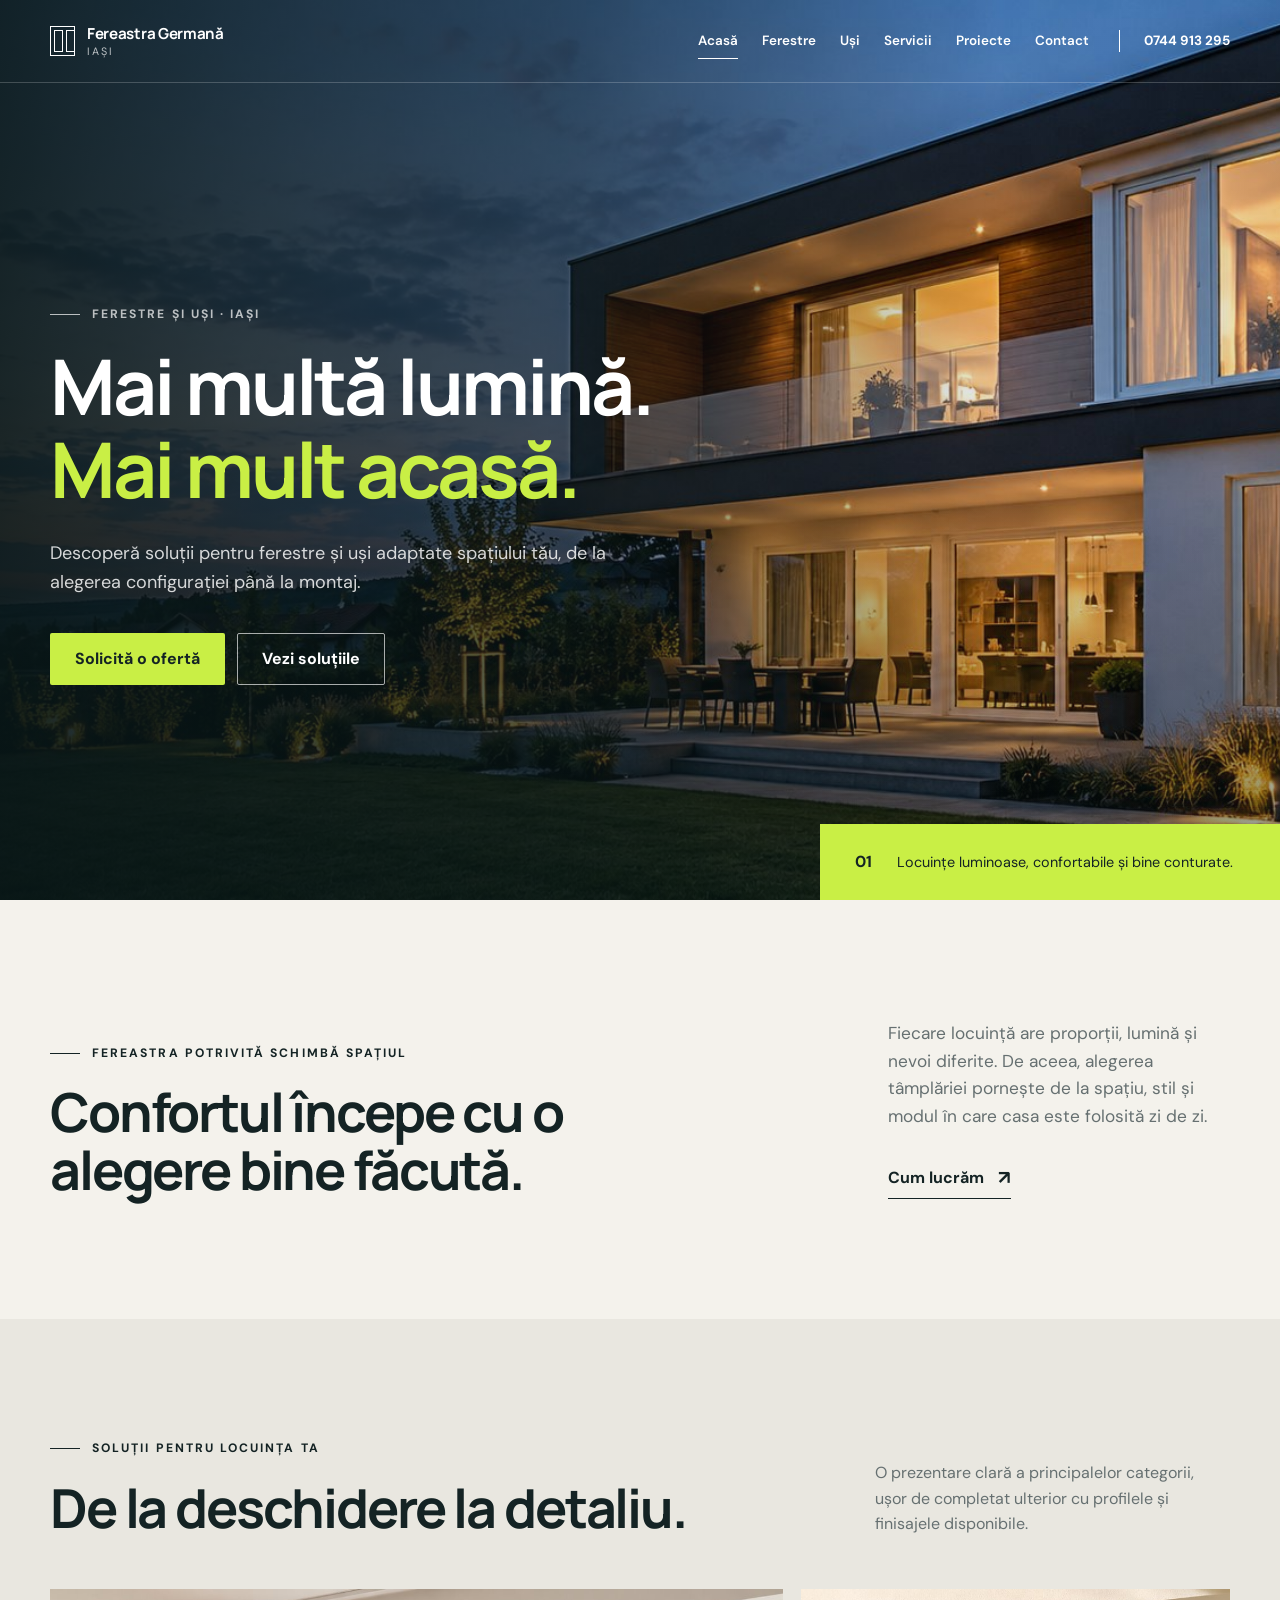
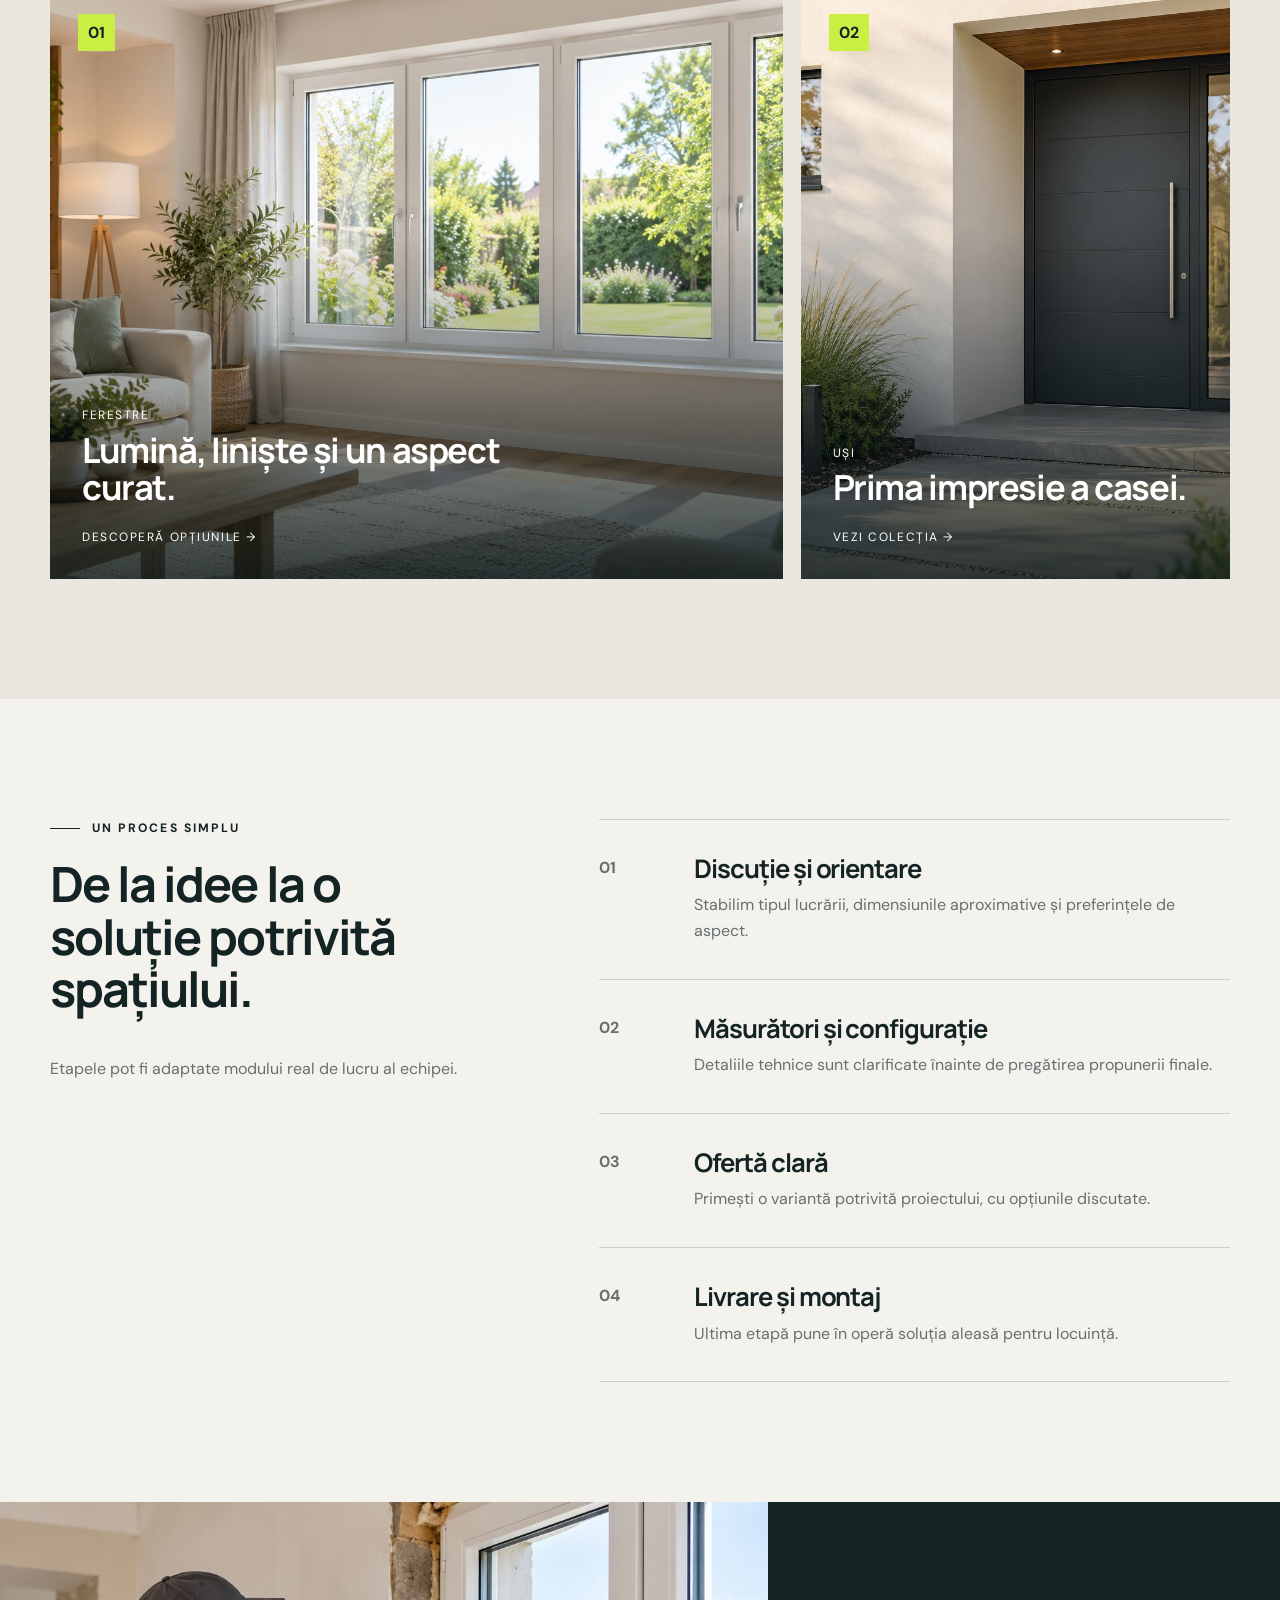
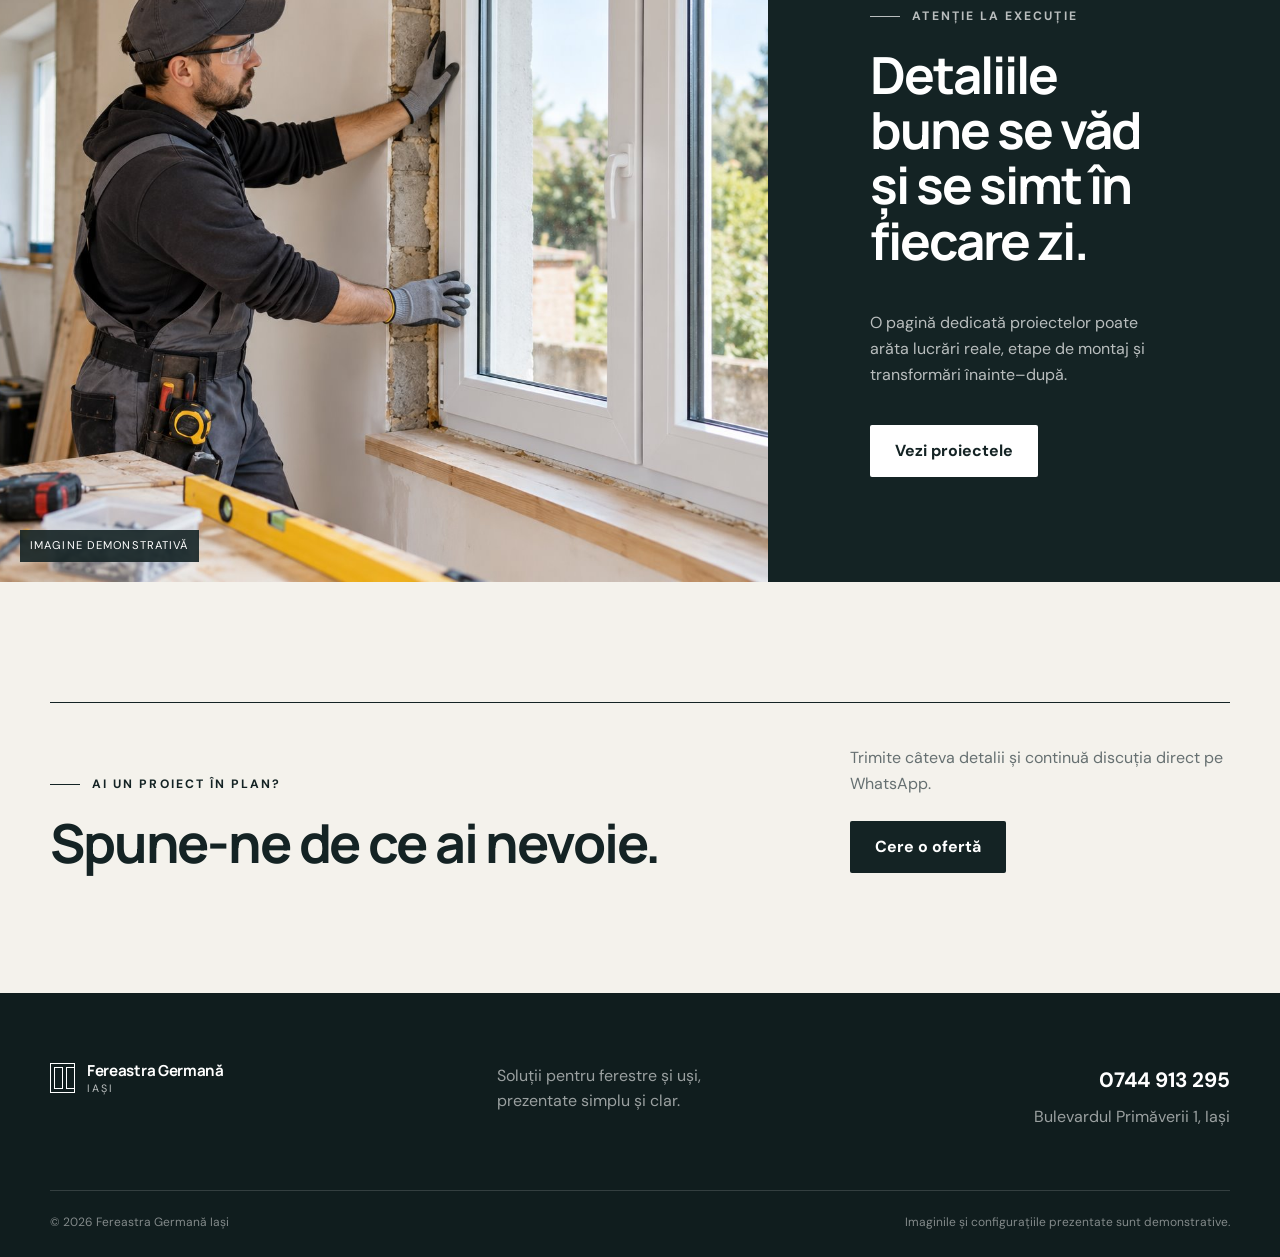
<file: index.html>
<!doctype html>
<html lang="ro">
<head>
  <meta charset="UTF-8">
  <meta name="viewport" content="width=device-width, initial-scale=1.0">
  <title>Fereastra Germană Iași | Ferestre și uși pentru casa ta</title>
  <meta name="description" content="Fereastra Germană Iași: ferestre, uși, soluții pentru locuințe și contact rapid.">
  <meta name="theme-color" content="#152526">
  <link rel="preconnect" href="https://fonts.googleapis.com">
  <link rel="preconnect" href="https://fonts.gstatic.com" crossorigin>
  <link href="https://fonts.googleapis.com/css2?family=DM+Sans:wght@400;500;600;700&family=Manrope:wght@500;600;700&display=swap" rel="stylesheet">
  <link rel="stylesheet" href="assets/style.css">
  <script defer src="assets/script.js"></script>
</head>
<body>
  <a class="skip-link" href="#continut">Sari la conținut</a>
  <header class="site-header" data-header>
    <div class="shell nav-wrap">
      <a class="brand" href="index.html" aria-label="Fereastra Germană - Acasă">
        <span class="brand-symbol" aria-hidden="true"><i></i><i></i></span>
        <span><strong>Fereastra Germană</strong><small>Iași</small></span>
      </a>
      <nav class="desktop-nav" aria-label="Navigare principală">
        <a class="active" href="index.html">Acasă</a><a href="ferestre.html">Ferestre</a><a href="usi.html">Uși</a><a href="servicii.html">Servicii</a><a href="proiecte.html">Proiecte</a><a href="contact.html">Contact</a>
      </nav>
      <a class="nav-phone" href="tel:+40744913295">0744 913 295</a>
      <button class="menu-toggle" type="button" aria-label="Deschide meniul" aria-expanded="false" data-menu-toggle><span></span><span></span></button>
    </div>
    <nav class="mobile-nav" aria-label="Meniu mobil" data-mobile-nav>
      <a href="index.html">Acasă</a><a href="ferestre.html">Ferestre</a><a href="usi.html">Uși</a><a href="servicii.html">Servicii</a><a href="proiecte.html">Proiecte</a><a href="contact.html">Contact</a><a href="tel:+40744913295">Sună: 0744 913 295</a>
    </nav>
  </header>

  <main id="continut">
    <section class="hero-home">
      <img src="assets/images/hero-casa.jpg" alt="Casă modernă cu suprafețe vitrate ample" fetchpriority="high">
      <div class="hero-overlay"></div>
      <div class="shell hero-home-content" data-reveal>
        <p class="overline overline-light">Ferestre și uși · Iași</p>
        <h1>Mai multă lumină.<br><span>Mai mult acasă.</span></h1>
        <p>Descoperă soluții pentru ferestre și uși adaptate spațiului tău, de la alegerea configurației până la montaj.</p>
        <div class="button-row">
          <a class="button button-accent" href="contact.html">Solicită o ofertă</a>
          <a class="button button-ghost" href="ferestre.html">Vezi soluțiile</a>
        </div>
      </div>
      <div class="hero-rail">
        <span>01</span><p>Locuințe luminoase, confortabile și bine conturate.</p>
      </div>
    </section>

    <section class="section intro-section">
      <div class="shell intro-layout">
        <div data-reveal><p class="overline">Fereastra potrivită schimbă spațiul</p><h2>Confortul începe cu o alegere bine făcută.</h2></div>
        <div class="intro-copy" data-reveal>
          <p>Fiecare locuință are proporții, lumină și nevoi diferite. De aceea, alegerea tâmplăriei pornește de la spațiu, stil și modul în care casa este folosită zi de zi.</p>
          <a class="arrow-link" href="servicii.html">Cum lucrăm <span>↗</span></a>
        </div>
      </div>
    </section>

    <section class="section section-tint">
      <div class="shell">
        <div class="section-head" data-reveal><div><p class="overline">Soluții pentru locuința ta</p><h2>De la deschidere la detaliu.</h2></div><p>O prezentare clară a principalelor categorii, ușor de completat ulterior cu profilele și finisajele disponibile.</p></div>
        <div class="category-grid">
          <a class="image-card image-card-wide" href="ferestre.html" data-reveal>
            <img src="assets/images/ferestre-interior.jpg" alt="Interior luminos cu ferestre PVC albe" loading="lazy">
            <span class="card-index">01</span><div><p>Ferestre</p><h3>Lumină, liniște și un aspect curat.</h3><span>Descoperă opțiunile →</span></div>
          </a>
          <a class="image-card" href="usi.html" data-reveal>
            <img src="assets/images/usa-intrare.jpg" alt="Ușă de intrare modernă de culoare grafit" loading="lazy">
            <span class="card-index">02</span><div><p>Uși</p><h3>Prima impresie a casei.</h3><span>Vezi colecția →</span></div>
          </a>
        </div>
      </div>
    </section>

    <section class="section process-home">
      <div class="shell process-layout">
        <div class="sticky-copy" data-reveal><p class="overline">Un proces simplu</p><h2>De la idee la o soluție potrivită spațiului.</h2><p>Etapele pot fi adaptate modului real de lucru al echipei.</p></div>
        <ol class="steps-list">
          <li data-reveal><span>01</span><div><h3>Discuție și orientare</h3><p>Stabilim tipul lucrării, dimensiunile aproximative și preferințele de aspect.</p></div></li>
          <li data-reveal><span>02</span><div><h3>Măsurători și configurație</h3><p>Detaliile tehnice sunt clarificate înainte de pregătirea propunerii finale.</p></div></li>
          <li data-reveal><span>03</span><div><h3>Ofertă clară</h3><p>Primești o variantă potrivită proiectului, cu opțiunile discutate.</p></div></li>
          <li data-reveal><span>04</span><div><h3>Livrare și montaj</h3><p>Ultima etapă pune în operă soluția aleasă pentru locuință.</p></div></li>
        </ol>
      </div>
    </section>

    <section class="project-strip">
      <div class="project-strip-image"><img src="assets/images/montaj.jpg" alt="Montaj demonstrativ al unei ferestre PVC" loading="lazy"><span>Imagine demonstrativă</span></div>
      <div class="project-strip-copy" data-reveal><p class="overline overline-light">Atenție la execuție</p><h2>Detaliile bune se văd și se simt în fiecare zi.</h2><p>O pagină dedicată proiectelor poate arăta lucrări reale, etape de montaj și transformări înainte–după.</p><a class="button button-light" href="proiecte.html">Vezi proiectele</a></div>
    </section>

    <section class="section cta-section">
      <div class="shell cta-box" data-reveal>
        <div><p class="overline">Ai un proiect în plan?</p><h2>Spune-ne de ce ai nevoie.</h2></div>
        <div><p>Trimite câteva detalii și continuă discuția direct pe WhatsApp.</p><a class="button button-dark" href="contact.html">Cere o ofertă</a></div>
      </div>
    </section>
  </main>

  <footer class="site-footer">
    <div class="shell footer-top"><a class="brand brand-footer" href="index.html"><span class="brand-symbol"><i></i><i></i></span><span><strong>Fereastra Germană</strong><small>Iași</small></span></a><p>Soluții pentru ferestre și uși, prezentate simplu și clar.</p><div class="footer-contact"><a href="tel:+40744913295">0744 913 295</a><span>Bulevardul Primăverii 1, Iași</span></div></div>
    <div class="shell footer-bottom"><span>© <span data-year></span> Fereastra Germană Iași</span><span>Imaginile și configurațiile prezentate sunt demonstrative.</span></div>
  </footer>
</body>
</html>
</file>
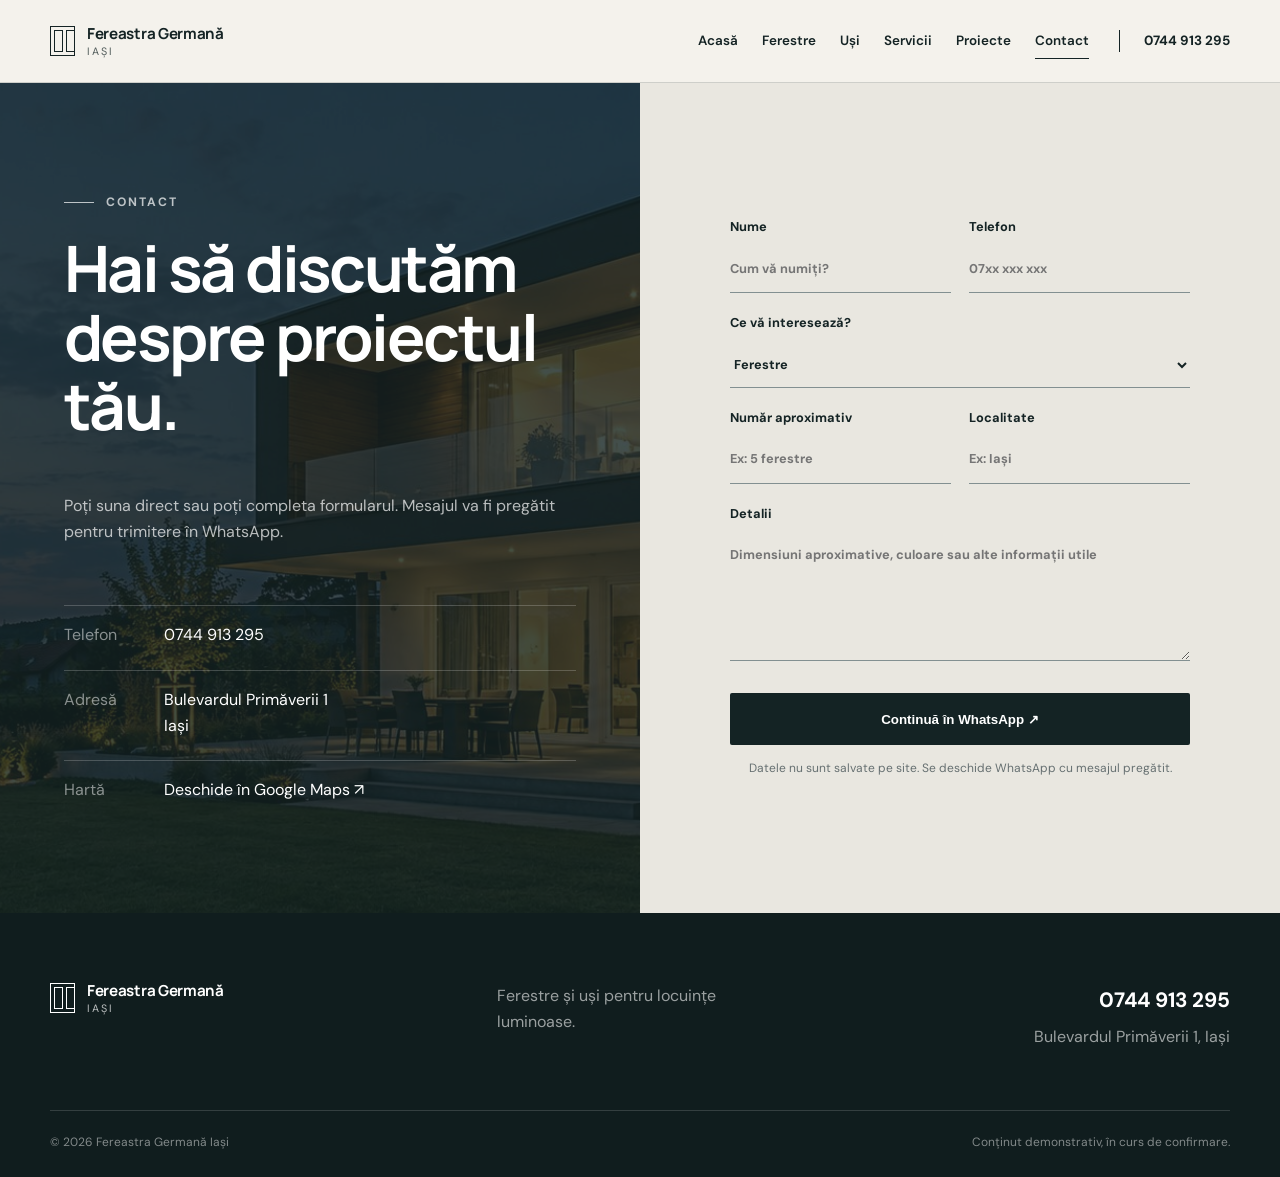
<file: contact.html>
<!doctype html><html lang="ro"><head><meta charset="UTF-8"><meta name="viewport" content="width=device-width,initial-scale=1.0"><title>Contact | Fereastra Germană Iași</title><meta name="description" content="Contactează Fereastra Germană Iași pentru informații despre ferestre și uși."><link rel="preconnect" href="https://fonts.googleapis.com"><link rel="preconnect" href="https://fonts.gstatic.com" crossorigin><link href="https://fonts.googleapis.com/css2?family=DM+Sans:wght@400;500;600;700&family=Manrope:wght@500;600;700&display=swap" rel="stylesheet"><link rel="stylesheet" href="assets/style.css"><script defer src="assets/script.js"></script></head><body>
<header class="site-header header-solid" data-header><div class="shell nav-wrap"><a class="brand" href="index.html"><span class="brand-symbol"><i></i><i></i></span><span><strong>Fereastra Germană</strong><small>Iași</small></span></a><nav class="desktop-nav"><a href="index.html">Acasă</a><a href="ferestre.html">Ferestre</a><a href="usi.html">Uși</a><a href="servicii.html">Servicii</a><a href="proiecte.html">Proiecte</a><a class="active" href="contact.html">Contact</a></nav><a class="nav-phone" href="tel:+40744913295">0744 913 295</a><button class="menu-toggle" type="button" aria-label="Deschide meniul" aria-expanded="false" data-menu-toggle><span></span><span></span></button></div><nav class="mobile-nav" data-mobile-nav><a href="index.html">Acasă</a><a href="ferestre.html">Ferestre</a><a href="usi.html">Uși</a><a href="servicii.html">Servicii</a><a href="proiecte.html">Proiecte</a><a href="contact.html">Contact</a></nav></header>
<main><section class="contact-page"><div class="contact-panel"><div class="contact-panel-copy" data-reveal><p class="overline overline-light">Contact</p><h1>Hai să discutăm despre proiectul tău.</h1><p>Poți suna direct sau poți completa formularul. Mesajul va fi pregătit pentru trimitere în WhatsApp.</p><dl><div><dt>Telefon</dt><dd><a href="tel:+40744913295">0744 913 295</a></dd></div><div><dt>Adresă</dt><dd>Bulevardul Primăverii 1<br>Iași</dd></div><div><dt>Hartă</dt><dd><a href="https://www.google.com/maps/search/?api=1&query=Termopane+Iasi+Fereastra+Germana+Bulevardul+Primaverii+1" target="_blank" rel="noreferrer">Deschide în Google Maps ↗</a></dd></div></dl></div><div class="contact-image"><img src="assets/images/hero-casa.jpg" alt="Locuință modernă iluminată"></div></div>
<div class="form-panel" data-reveal><form data-contact-form><div class="field-row"><label><span>Nume</span><input type="text" name="name" placeholder="Cum vă numiți?" required></label><label><span>Telefon</span><input type="tel" name="phone" placeholder="07xx xxx xxx"></label></div><label><span>Ce vă interesează?</span><select name="product"><option>Ferestre</option><option>Ușă de intrare</option><option>Ușă pentru terasă</option><option>Mai multe produse</option><option>Alte informații</option></select></label><div class="field-row"><label><span>Număr aproximativ</span><input type="text" name="quantity" placeholder="Ex: 5 ferestre"></label><label><span>Localitate</span><input type="text" name="location" placeholder="Ex: Iași"></label></div><label><span>Detalii</span><textarea name="message" rows="5" placeholder="Dimensiuni aproximative, culoare sau alte informații utile"></textarea></label><button class="button button-dark button-submit" type="submit">Continuă în WhatsApp ↗</button><p class="form-note">Datele nu sunt salvate pe site. Se deschide WhatsApp cu mesajul pregătit.</p></form></div></section></main>
<footer class="site-footer"><div class="shell footer-top"><a class="brand brand-footer" href="index.html"><span class="brand-symbol"><i></i><i></i></span><span><strong>Fereastra Germană</strong><small>Iași</small></span></a><p>Ferestre și uși pentru locuințe luminoase.</p><div class="footer-contact"><a href="tel:+40744913295">0744 913 295</a><span>Bulevardul Primăverii 1, Iași</span></div></div><div class="shell footer-bottom"><span>© <span data-year></span> Fereastra Germană Iași</span><span>Conținut demonstrativ, în curs de confirmare.</span></div></footer></body></html>
</file>
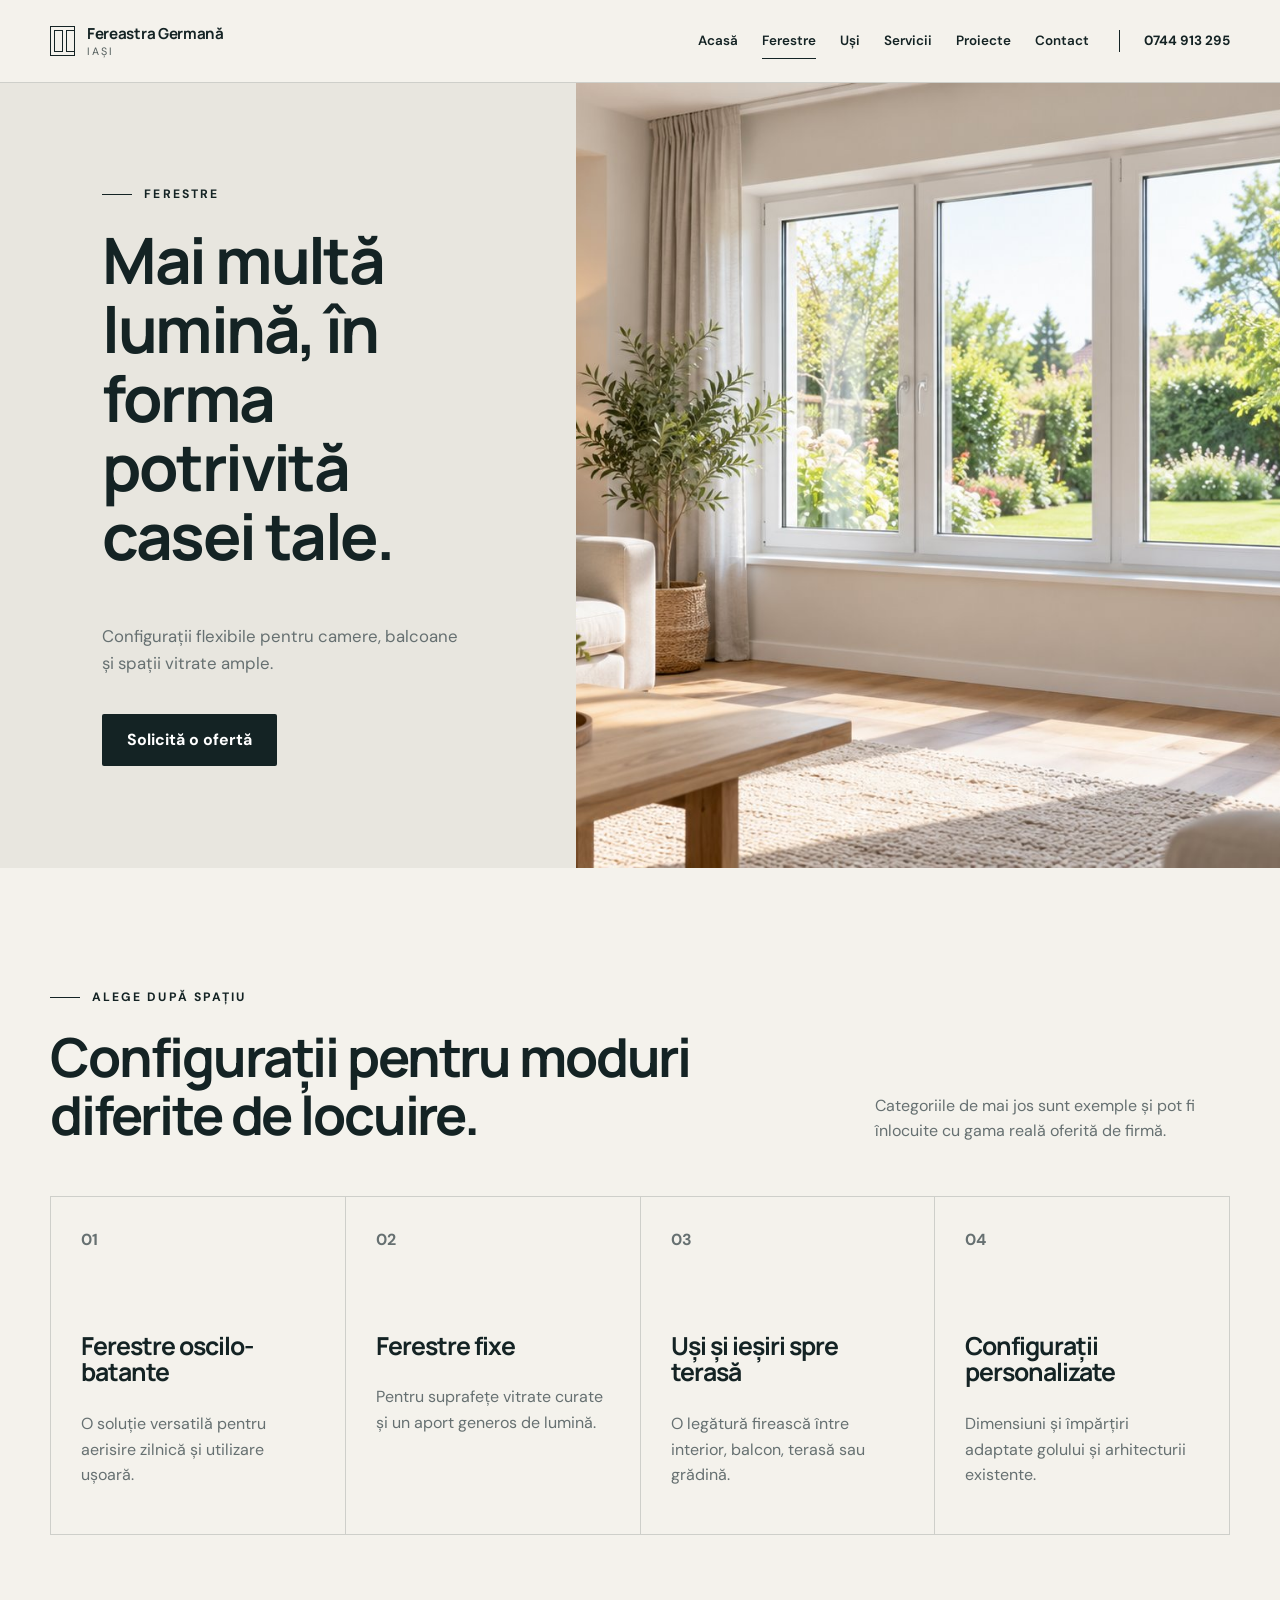
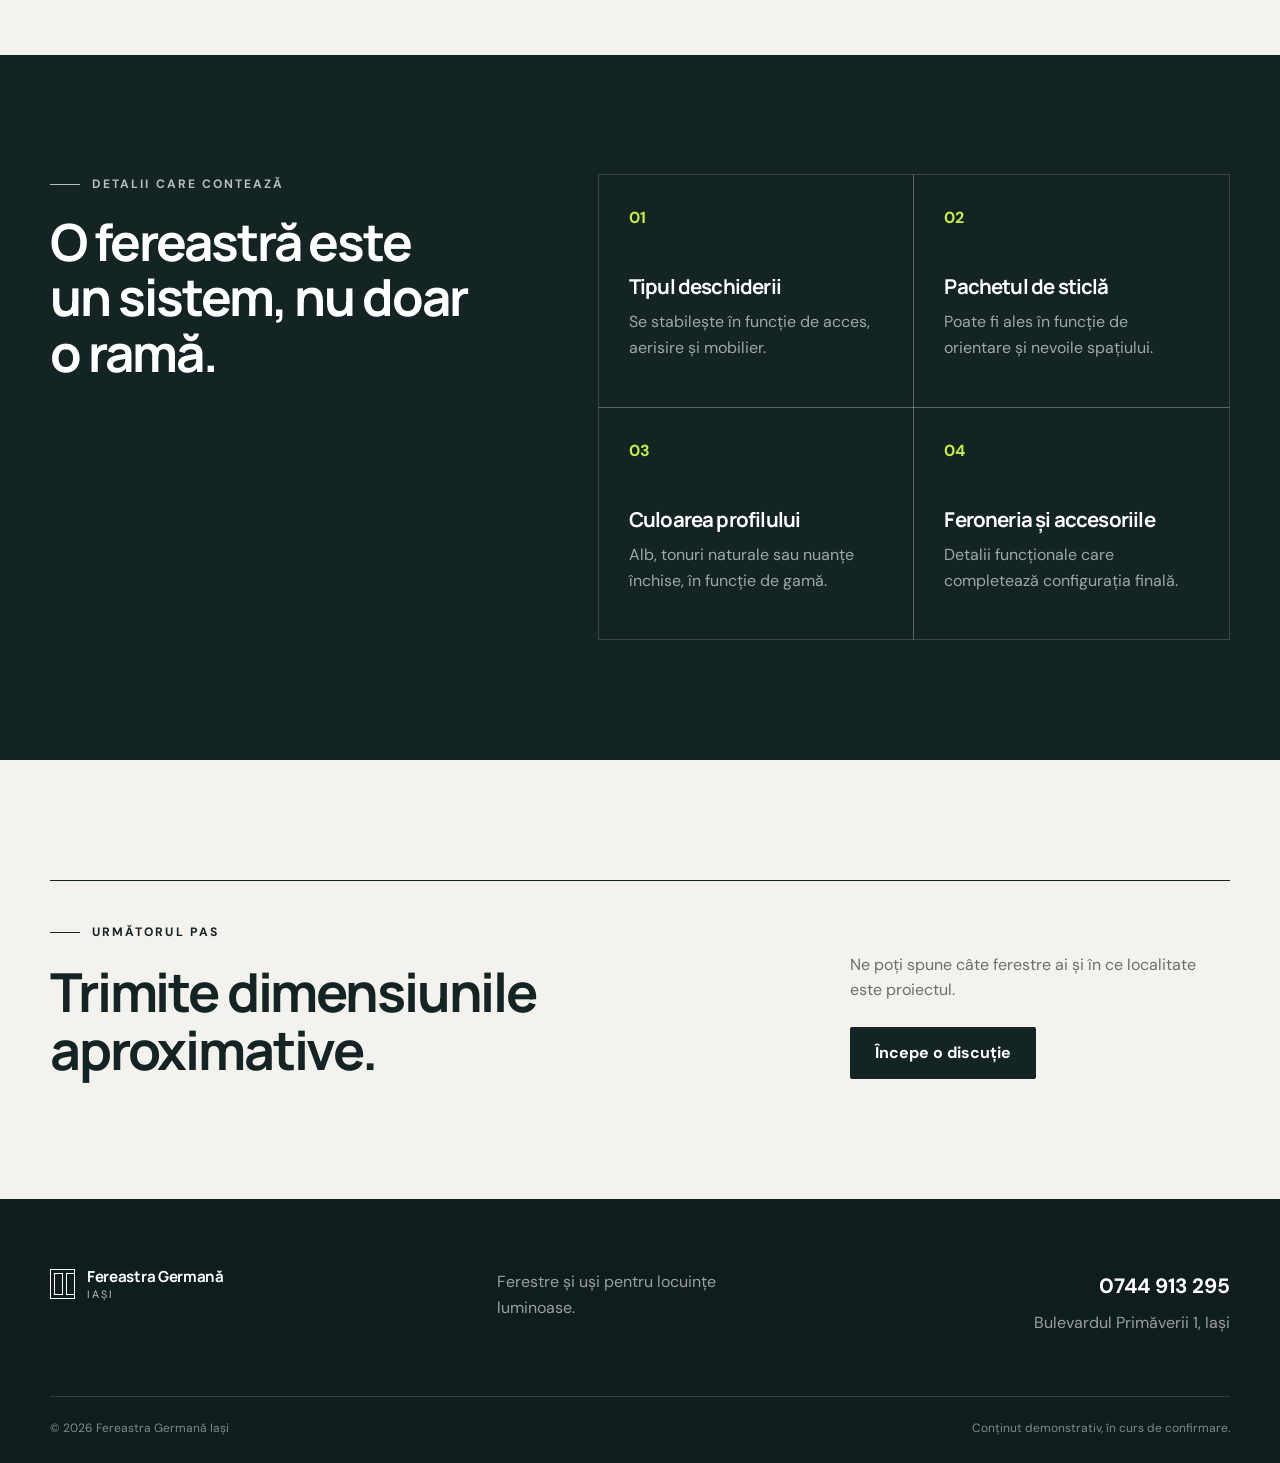
<file: ferestre.html>
<!doctype html><html lang="ro"><head><meta charset="UTF-8"><meta name="viewport" content="width=device-width,initial-scale=1.0"><title>Ferestre | Fereastra Germană Iași</title><meta name="description" content="Ferestre pentru locuințe: configurații, deschideri, culori și opțiuni prezentate de Fereastra Germană Iași."><link rel="preconnect" href="https://fonts.googleapis.com"><link rel="preconnect" href="https://fonts.gstatic.com" crossorigin><link href="https://fonts.googleapis.com/css2?family=DM+Sans:wght@400;500;600;700&family=Manrope:wght@500;600;700&display=swap" rel="stylesheet"><link rel="stylesheet" href="assets/style.css"><script defer src="assets/script.js"></script></head><body>
<header class="site-header header-solid" data-header><div class="shell nav-wrap"><a class="brand" href="index.html"><span class="brand-symbol"><i></i><i></i></span><span><strong>Fereastra Germană</strong><small>Iași</small></span></a><nav class="desktop-nav"><a href="index.html">Acasă</a><a class="active" href="ferestre.html">Ferestre</a><a href="usi.html">Uși</a><a href="servicii.html">Servicii</a><a href="proiecte.html">Proiecte</a><a href="contact.html">Contact</a></nav><a class="nav-phone" href="tel:+40744913295">0744 913 295</a><button class="menu-toggle" type="button" aria-label="Deschide meniul" aria-expanded="false" data-menu-toggle><span></span><span></span></button></div><nav class="mobile-nav" data-mobile-nav><a href="index.html">Acasă</a><a href="ferestre.html">Ferestre</a><a href="usi.html">Uși</a><a href="servicii.html">Servicii</a><a href="proiecte.html">Proiecte</a><a href="contact.html">Contact</a></nav></header>
<main><section class="page-hero split-hero"><div class="page-hero-copy" data-reveal><p class="overline">Ferestre</p><h1>Mai multă lumină, în forma potrivită casei tale.</h1><p>Configurații flexibile pentru camere, balcoane și spații vitrate ample.</p><a class="button button-dark" href="contact.html">Solicită o ofertă</a></div><div class="page-hero-image"><img src="assets/images/ferestre-interior.jpg" alt="Ferestre albe într-un living modern"></div></section>
<section class="section"><div class="shell"><div class="section-head" data-reveal><div><p class="overline">Alege după spațiu</p><h2>Configurații pentru moduri diferite de locuire.</h2></div><p>Categoriile de mai jos sunt exemple și pot fi înlocuite cu gama reală oferită de firmă.</p></div><div class="feature-grid"><article data-reveal><span>01</span><h3>Ferestre oscilo-batante</h3><p>O soluție versatilă pentru aerisire zilnică și utilizare ușoară.</p></article><article data-reveal><span>02</span><h3>Ferestre fixe</h3><p>Pentru suprafețe vitrate curate și un aport generos de lumină.</p></article><article data-reveal><span>03</span><h3>Uși și ieșiri spre terasă</h3><p>O legătură firească între interior, balcon, terasă sau grădină.</p></article><article data-reveal><span>04</span><h3>Configurații personalizate</h3><p>Dimensiuni și împărțiri adaptate golului și arhitecturii existente.</p></article></div></div></section>
<section class="section section-dark"><div class="shell specs-layout"><div data-reveal><p class="overline overline-light">Detalii care contează</p><h2>O fereastră este un sistem, nu doar o ramă.</h2></div><div class="specs-list"><div><span>01</span><h3>Tipul deschiderii</h3><p>Se stabilește în funcție de acces, aerisire și mobilier.</p></div><div><span>02</span><h3>Pachetul de sticlă</h3><p>Poate fi ales în funcție de orientare și nevoile spațiului.</p></div><div><span>03</span><h3>Culoarea profilului</h3><p>Alb, tonuri naturale sau nuanțe închise, în funcție de gamă.</p></div><div><span>04</span><h3>Feroneria și accesoriile</h3><p>Detalii funcționale care completează configurația finală.</p></div></div></div></section>
<section class="section"><div class="shell cta-box" data-reveal><div><p class="overline">Următorul pas</p><h2>Trimite dimensiunile aproximative.</h2></div><div><p>Ne poți spune câte ferestre ai și în ce localitate este proiectul.</p><a class="button button-dark" href="contact.html">Începe o discuție</a></div></div></section></main>
<footer class="site-footer"><div class="shell footer-top"><a class="brand brand-footer" href="index.html"><span class="brand-symbol"><i></i><i></i></span><span><strong>Fereastra Germană</strong><small>Iași</small></span></a><p>Ferestre și uși pentru locuințe luminoase.</p><div class="footer-contact"><a href="tel:+40744913295">0744 913 295</a><span>Bulevardul Primăverii 1, Iași</span></div></div><div class="shell footer-bottom"><span>© <span data-year></span> Fereastra Germană Iași</span><span>Conținut demonstrativ, în curs de confirmare.</span></div></footer></body></html>
</file>
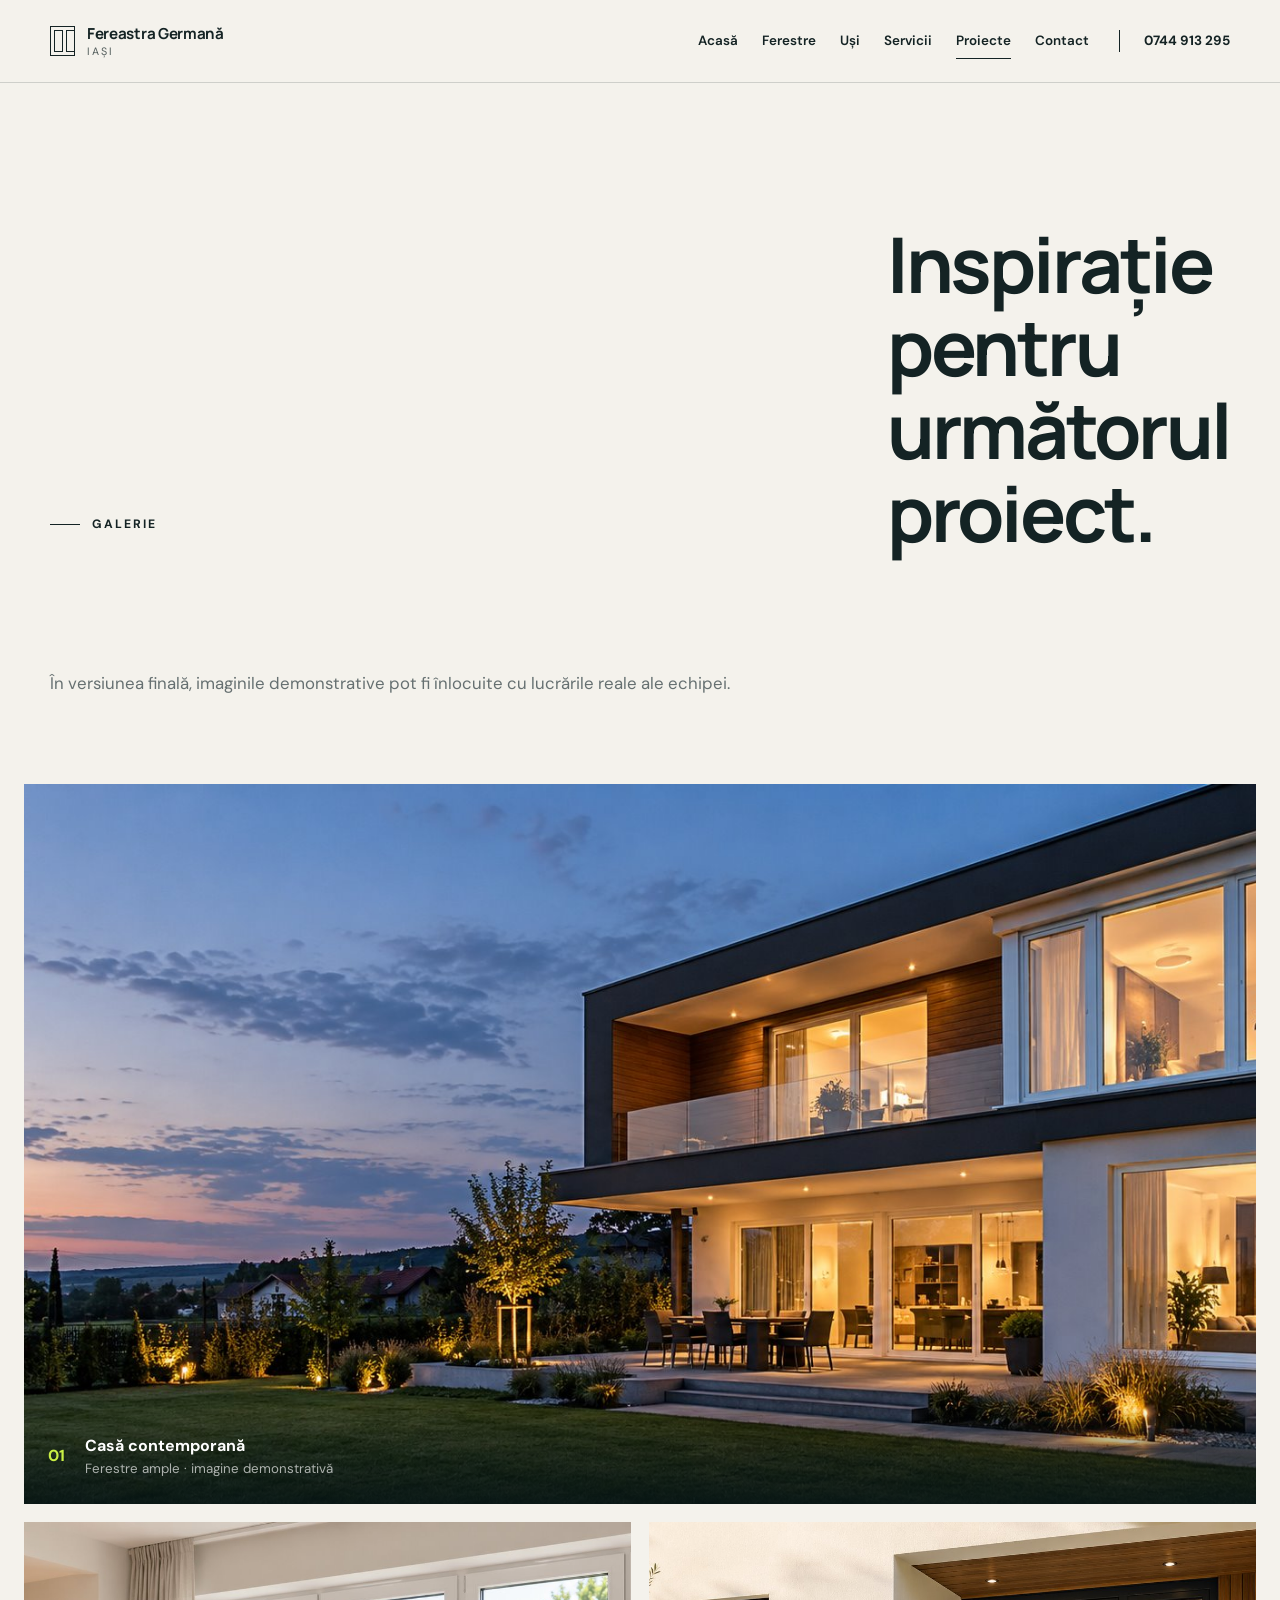
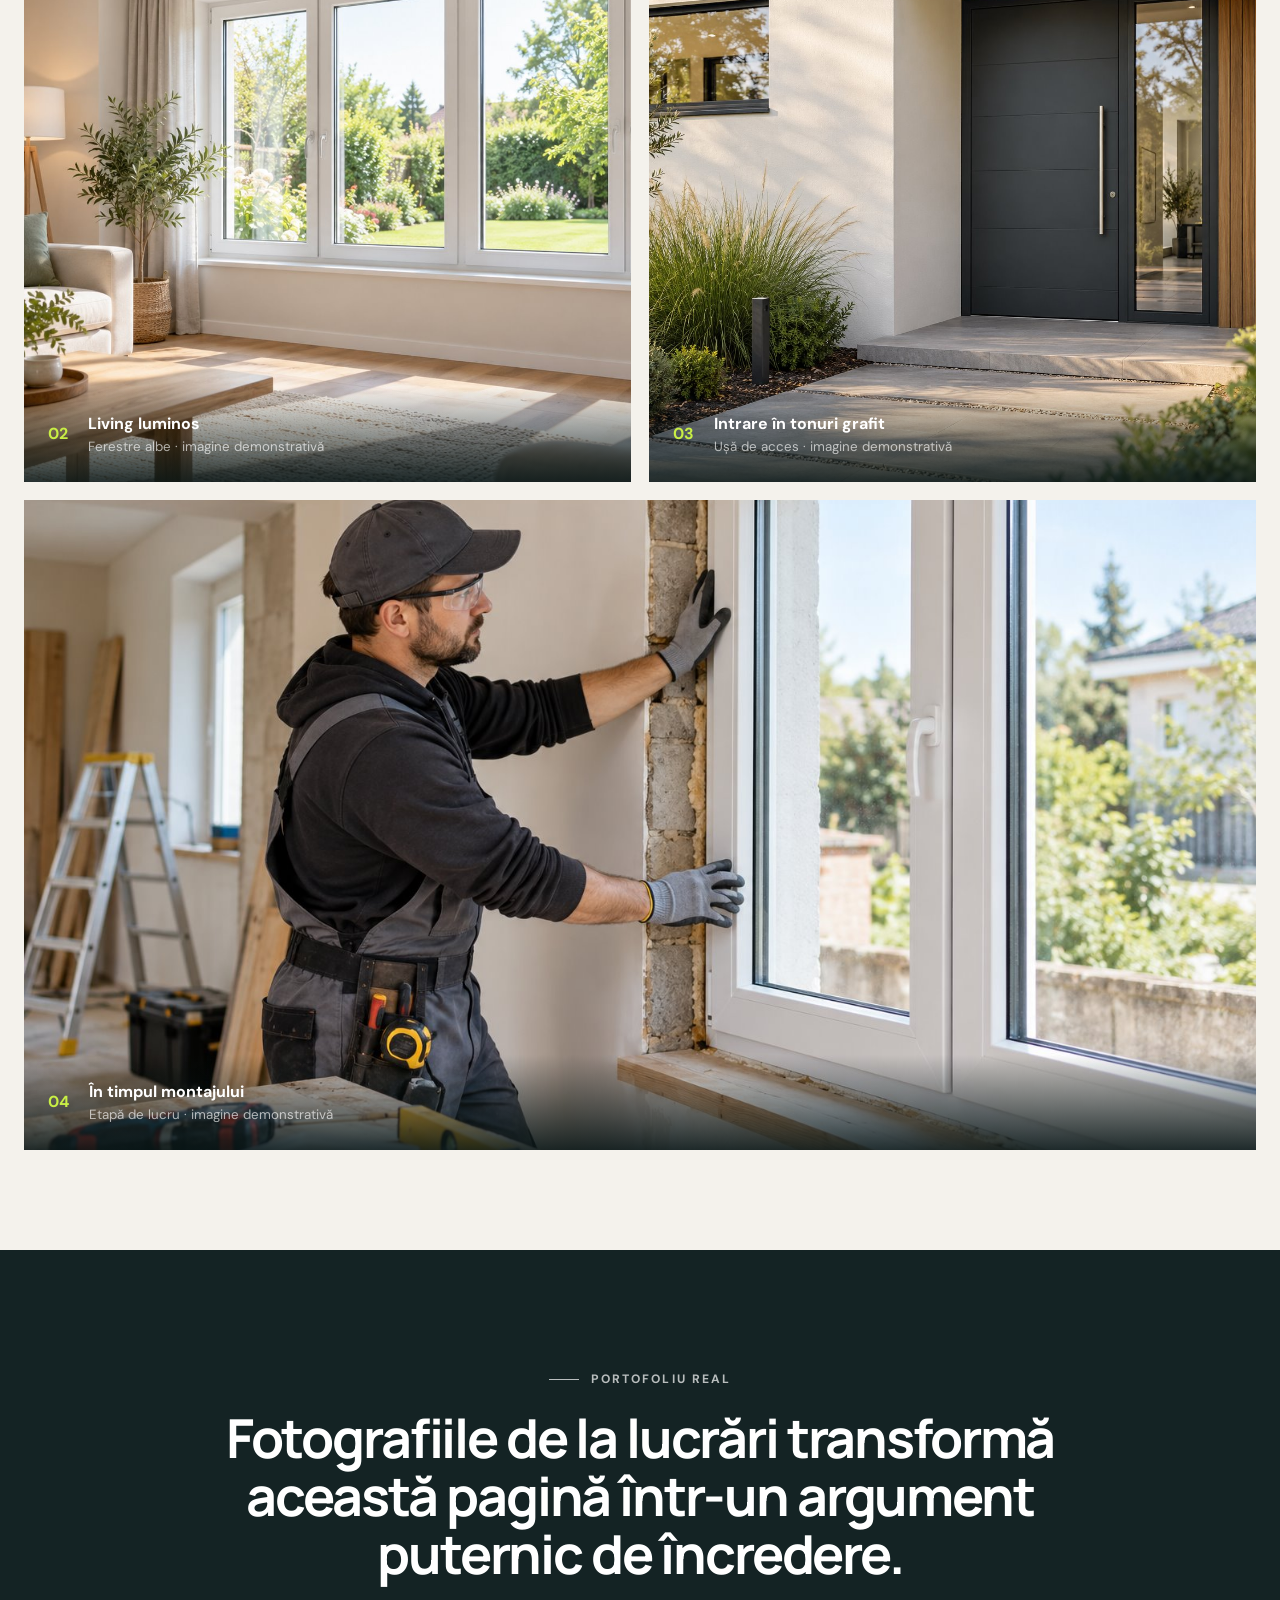
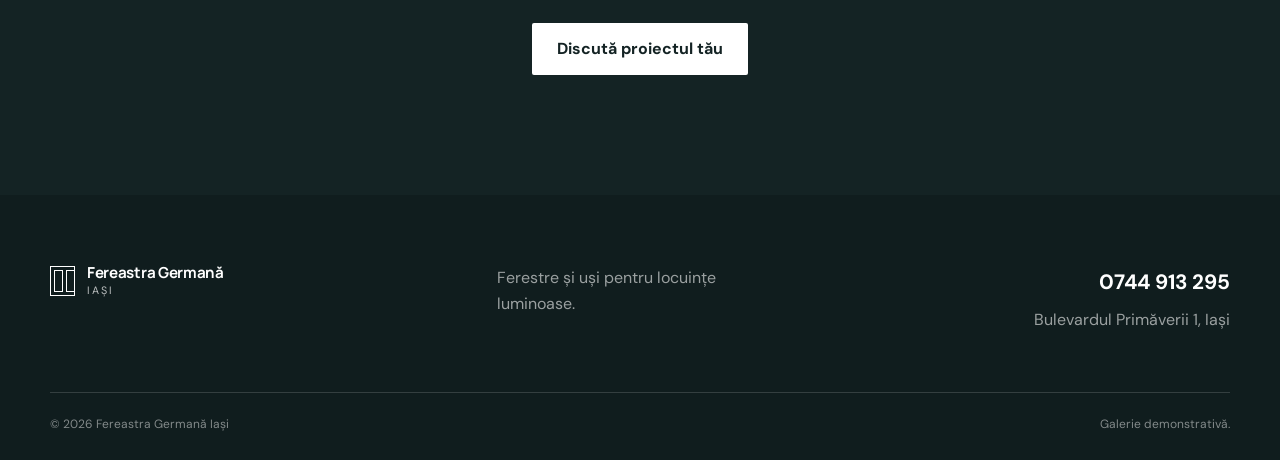
<file: proiecte.html>
<!doctype html><html lang="ro"><head><meta charset="UTF-8"><meta name="viewport" content="width=device-width,initial-scale=1.0"><title>Proiecte | Fereastra Germană Iași</title><meta name="description" content="Galerie demonstrativă pentru proiecte de ferestre și uși în Iași."><link rel="preconnect" href="https://fonts.googleapis.com"><link rel="preconnect" href="https://fonts.gstatic.com" crossorigin><link href="https://fonts.googleapis.com/css2?family=DM+Sans:wght@400;500;600;700&family=Manrope:wght@500;600;700&display=swap" rel="stylesheet"><link rel="stylesheet" href="assets/style.css"><script defer src="assets/script.js"></script></head><body>
<header class="site-header header-solid" data-header><div class="shell nav-wrap"><a class="brand" href="index.html"><span class="brand-symbol"><i></i><i></i></span><span><strong>Fereastra Germană</strong><small>Iași</small></span></a><nav class="desktop-nav"><a href="index.html">Acasă</a><a href="ferestre.html">Ferestre</a><a href="usi.html">Uși</a><a href="servicii.html">Servicii</a><a class="active" href="proiecte.html">Proiecte</a><a href="contact.html">Contact</a></nav><a class="nav-phone" href="tel:+40744913295">0744 913 295</a><button class="menu-toggle" type="button" aria-label="Deschide meniul" aria-expanded="false" data-menu-toggle><span></span><span></span></button></div><nav class="mobile-nav" data-mobile-nav><a href="index.html">Acasă</a><a href="ferestre.html">Ferestre</a><a href="usi.html">Uși</a><a href="servicii.html">Servicii</a><a href="proiecte.html">Proiecte</a><a href="contact.html">Contact</a></nav></header>
<main><section class="title-hero title-hero-compact"><div class="shell" data-reveal><p class="overline">Galerie</p><h1>Inspirație pentru următorul proiect.</h1><p>În versiunea finală, imaginile demonstrative pot fi înlocuite cu lucrările reale ale echipei.</p></div></section>
<section class="gallery-section"><div class="gallery-grid"><figure class="gallery-large" data-reveal><img src="assets/images/hero-casa.jpg" alt="Casă modernă cu ferestre ample"><figcaption><span>01</span><div><strong>Casă contemporană</strong><small>Ferestre ample · imagine demonstrativă</small></div></figcaption></figure><figure data-reveal><img src="assets/images/ferestre-interior.jpg" alt="Living luminos cu ferestre albe"><figcaption><span>02</span><div><strong>Living luminos</strong><small>Ferestre albe · imagine demonstrativă</small></div></figcaption></figure><figure data-reveal><img src="assets/images/usa-intrare.jpg" alt="Intrare modernă cu ușă grafit"><figcaption><span>03</span><div><strong>Intrare în tonuri grafit</strong><small>Ușă de acces · imagine demonstrativă</small></div></figcaption></figure><figure class="gallery-wide" data-reveal><img src="assets/images/montaj.jpg" alt="Montaj de fereastră"><figcaption><span>04</span><div><strong>În timpul montajului</strong><small>Etapă de lucru · imagine demonstrativă</small></div></figcaption></figure></div></section>
<section class="section section-dark"><div class="shell quote-layout" data-reveal><p class="overline overline-light">Portofoliu real</p><h2>Fotografiile de la lucrări transformă această pagină într-un argument puternic de încredere.</h2><a class="button button-light" href="contact.html">Discută proiectul tău</a></div></section></main>
<footer class="site-footer"><div class="shell footer-top"><a class="brand brand-footer" href="index.html"><span class="brand-symbol"><i></i><i></i></span><span><strong>Fereastra Germană</strong><small>Iași</small></span></a><p>Ferestre și uși pentru locuințe luminoase.</p><div class="footer-contact"><a href="tel:+40744913295">0744 913 295</a><span>Bulevardul Primăverii 1, Iași</span></div></div><div class="shell footer-bottom"><span>© <span data-year></span> Fereastra Germană Iași</span><span>Galerie demonstrativă.</span></div></footer></body></html>
</file>
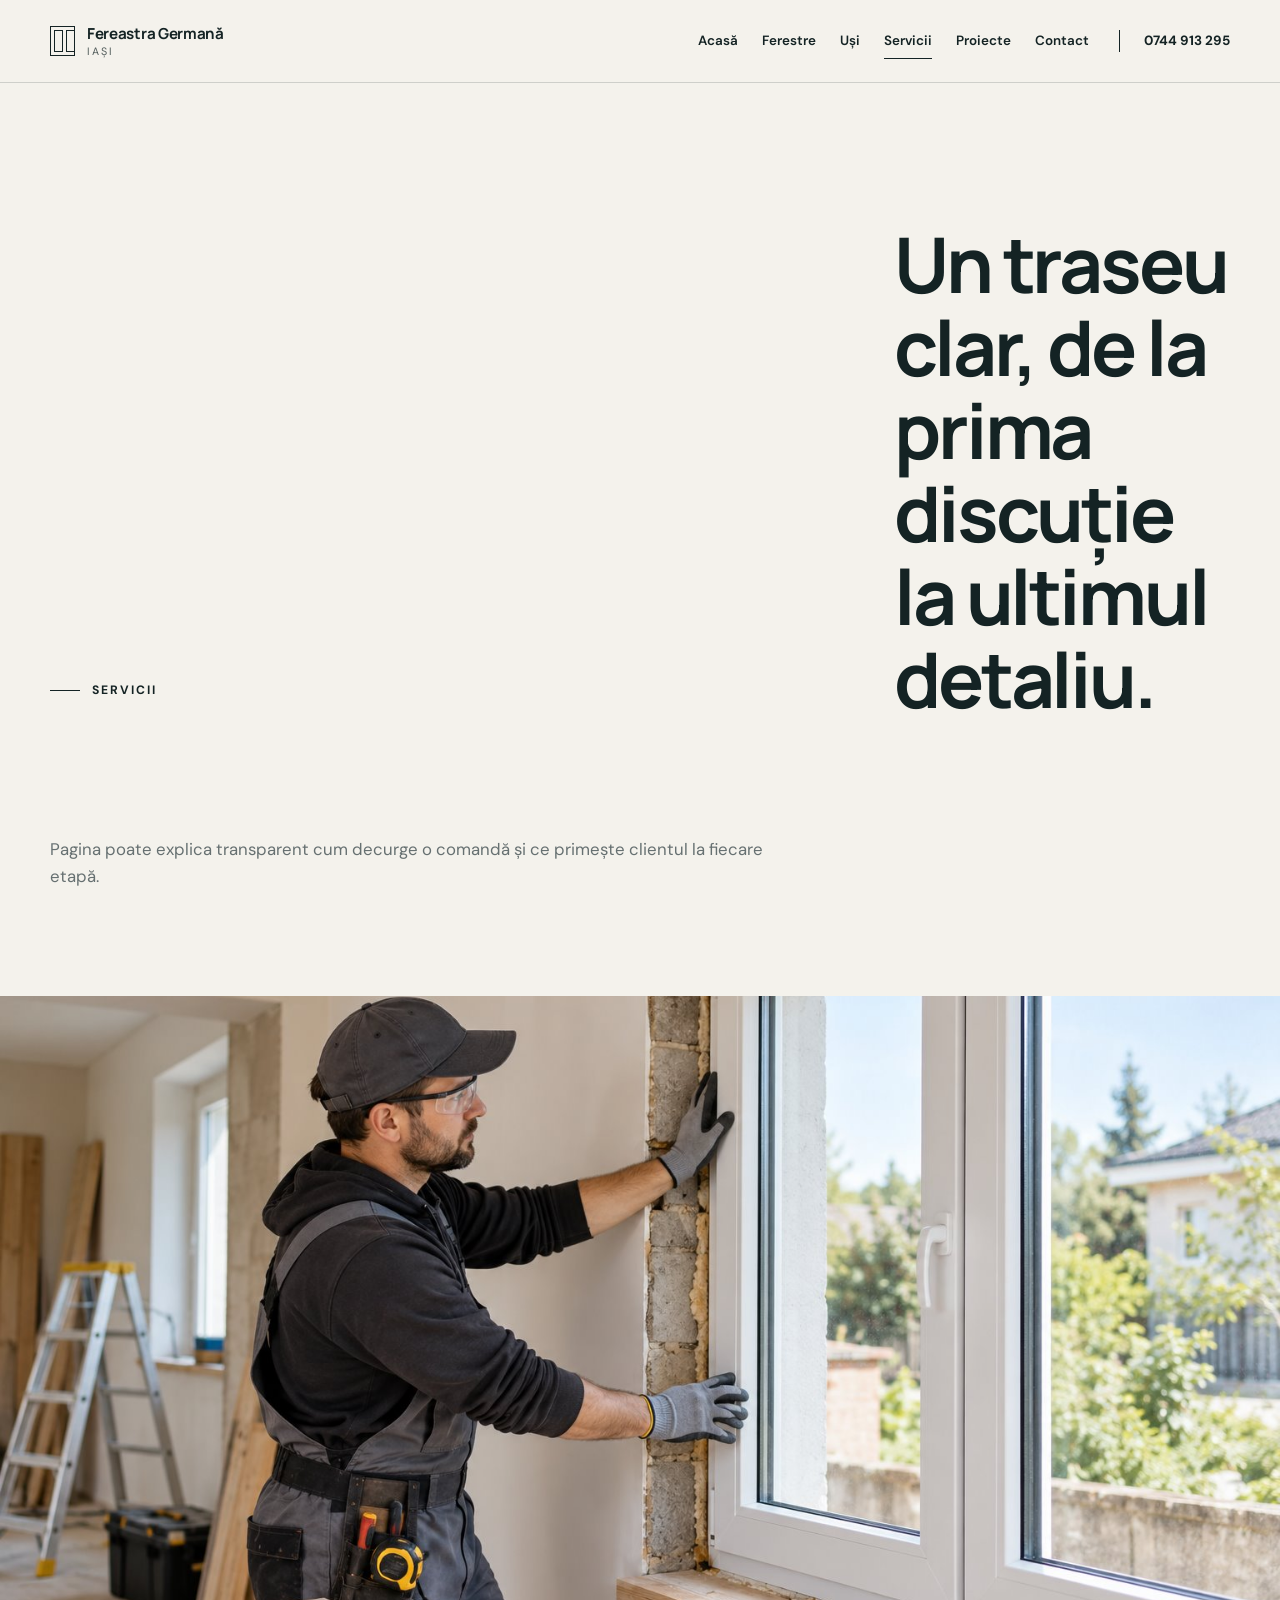
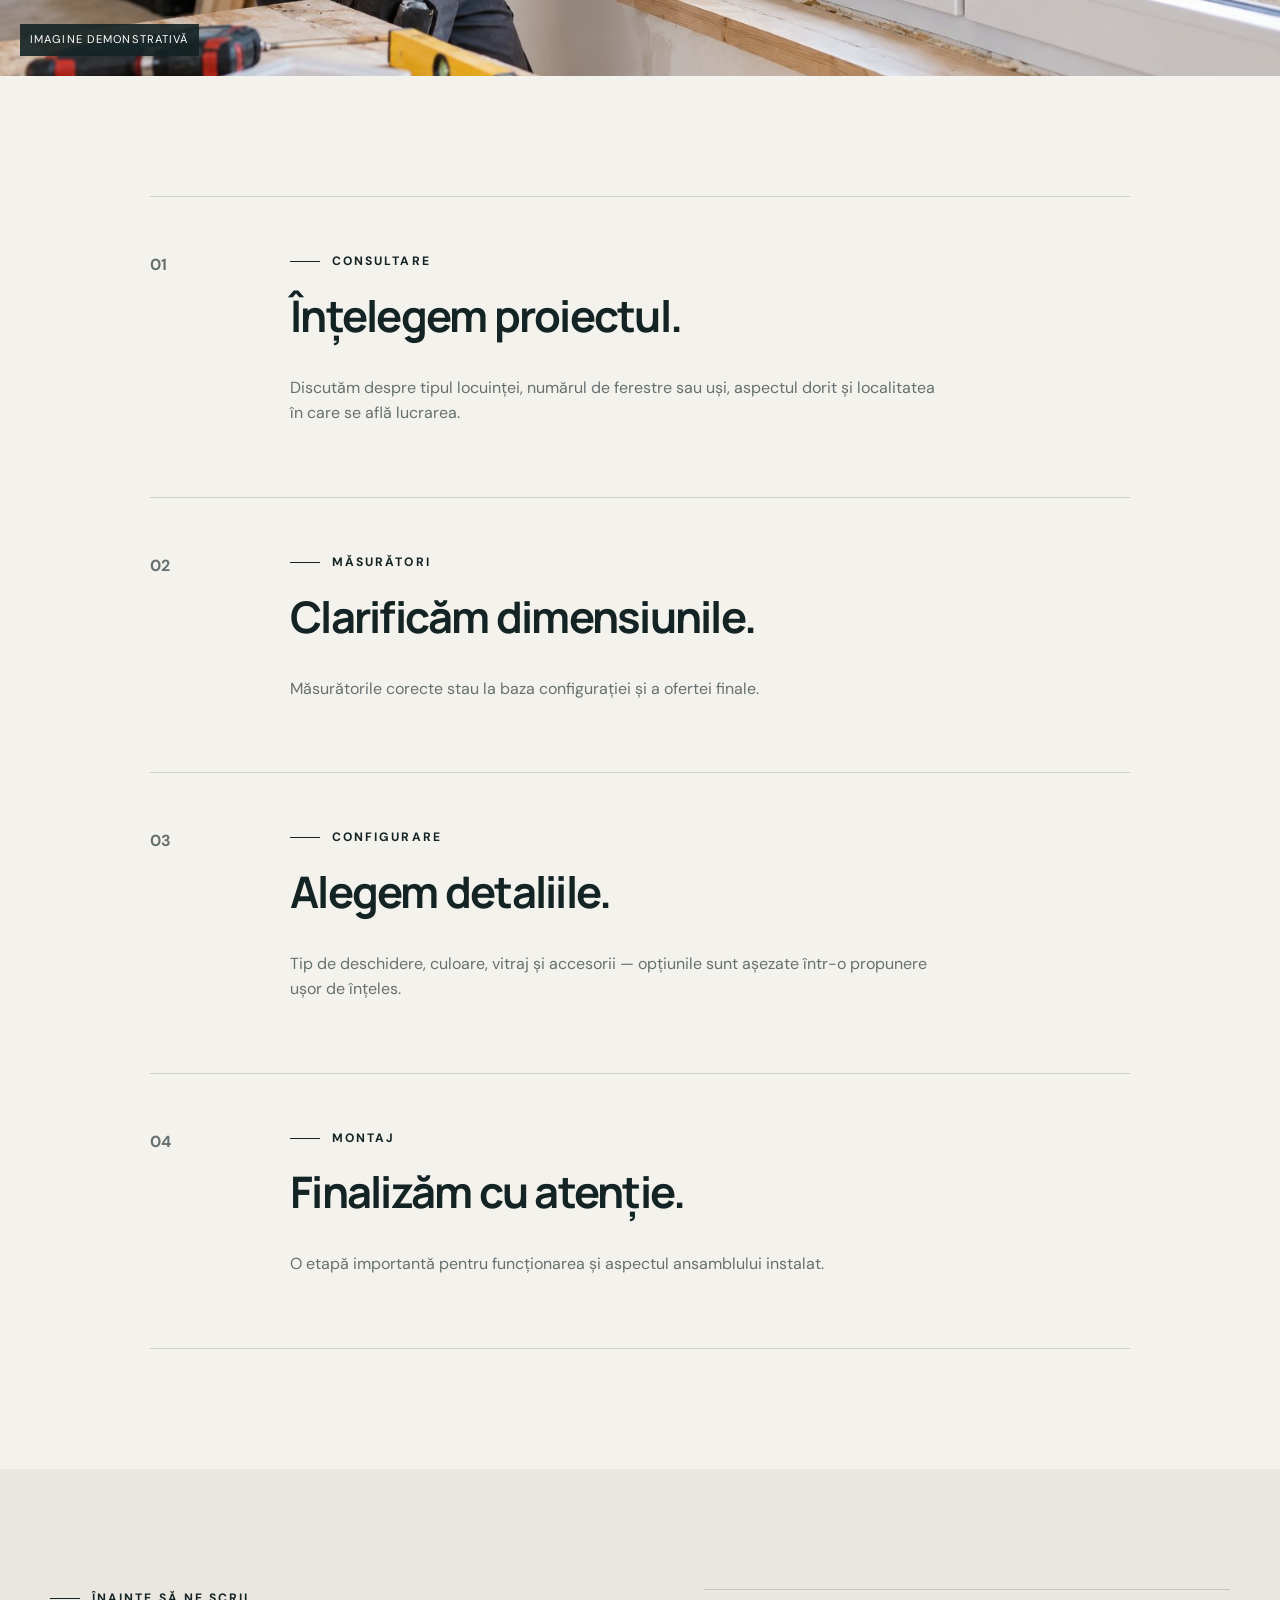
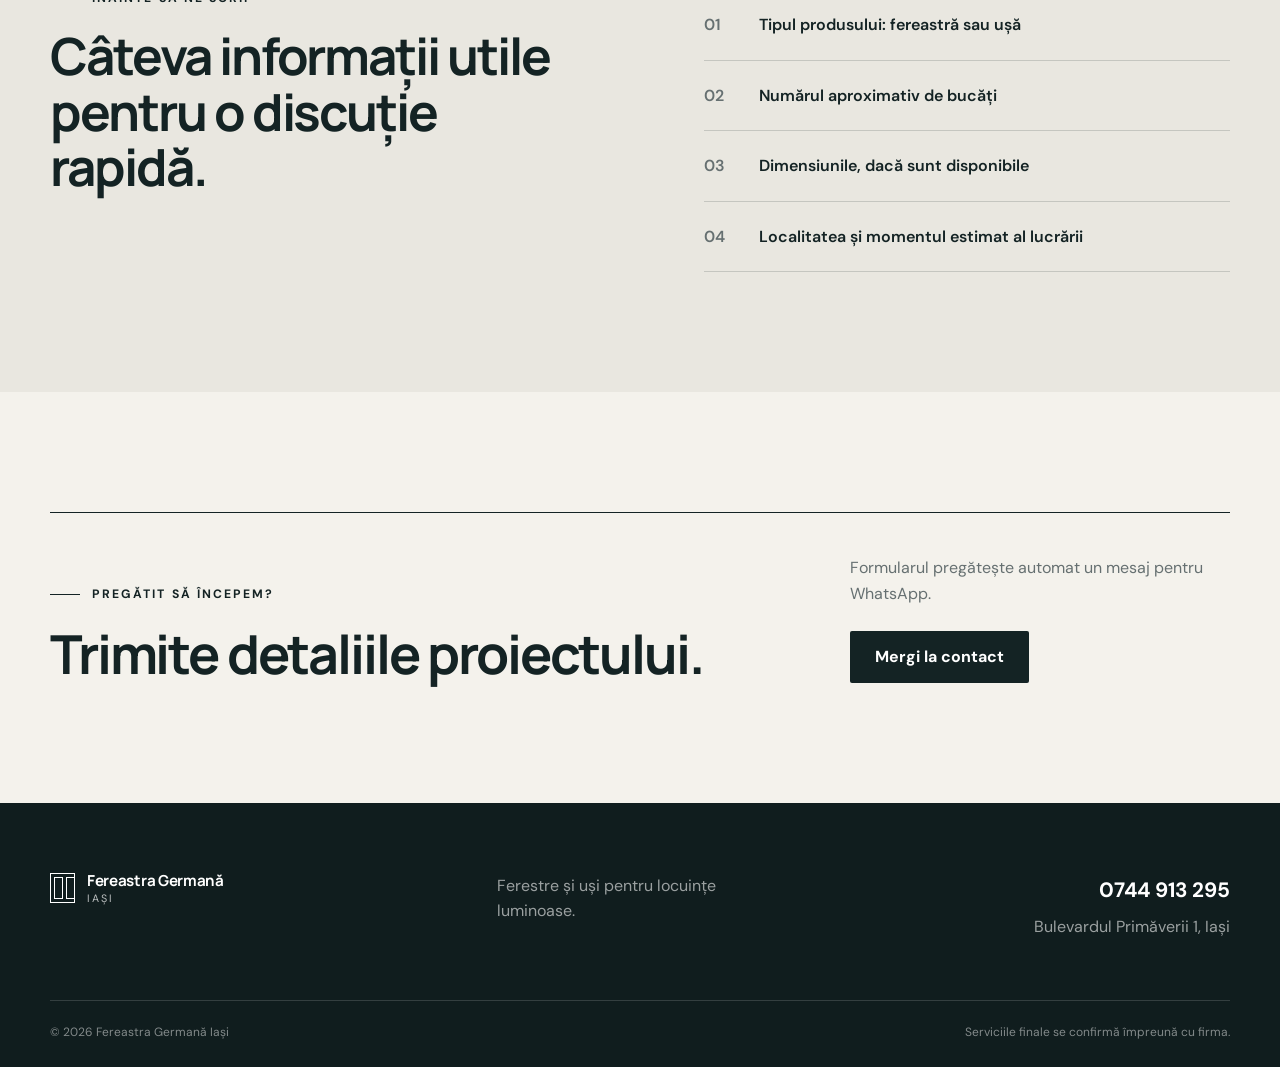
<file: servicii.html>
<!doctype html><html lang="ro"><head><meta charset="UTF-8"><meta name="viewport" content="width=device-width,initial-scale=1.0"><title>Servicii | Fereastra Germană Iași</title><meta name="description" content="Etapele unui proiect de ferestre și uși, de la discuție și măsurători până la montaj."><link rel="preconnect" href="https://fonts.googleapis.com"><link rel="preconnect" href="https://fonts.gstatic.com" crossorigin><link href="https://fonts.googleapis.com/css2?family=DM+Sans:wght@400;500;600;700&family=Manrope:wght@500;600;700&display=swap" rel="stylesheet"><link rel="stylesheet" href="assets/style.css"><script defer src="assets/script.js"></script></head><body>
<header class="site-header header-solid" data-header><div class="shell nav-wrap"><a class="brand" href="index.html"><span class="brand-symbol"><i></i><i></i></span><span><strong>Fereastra Germană</strong><small>Iași</small></span></a><nav class="desktop-nav"><a href="index.html">Acasă</a><a href="ferestre.html">Ferestre</a><a href="usi.html">Uși</a><a class="active" href="servicii.html">Servicii</a><a href="proiecte.html">Proiecte</a><a href="contact.html">Contact</a></nav><a class="nav-phone" href="tel:+40744913295">0744 913 295</a><button class="menu-toggle" type="button" aria-label="Deschide meniul" aria-expanded="false" data-menu-toggle><span></span><span></span></button></div><nav class="mobile-nav" data-mobile-nav><a href="index.html">Acasă</a><a href="ferestre.html">Ferestre</a><a href="usi.html">Uși</a><a href="servicii.html">Servicii</a><a href="proiecte.html">Proiecte</a><a href="contact.html">Contact</a></nav></header>
<main><section class="title-hero"><div class="shell" data-reveal><p class="overline">Servicii</p><h1>Un traseu clar, de la prima discuție la ultimul detaliu.</h1><p>Pagina poate explica transparent cum decurge o comandă și ce primește clientul la fiecare etapă.</p></div></section>
<section class="service-visual"><img src="assets/images/montaj.jpg" alt="Montaj demonstrativ de fereastră"><span>Imagine demonstrativă</span></section>
<section class="section"><div class="shell service-steps"><article data-reveal><span>01</span><div><p class="overline">Consultare</p><h2>Înțelegem proiectul.</h2><p>Discutăm despre tipul locuinței, numărul de ferestre sau uși, aspectul dorit și localitatea în care se află lucrarea.</p></div></article><article data-reveal><span>02</span><div><p class="overline">Măsurători</p><h2>Clarificăm dimensiunile.</h2><p>Măsurătorile corecte stau la baza configurației și a ofertei finale.</p></div></article><article data-reveal><span>03</span><div><p class="overline">Configurare</p><h2>Alegem detaliile.</h2><p>Tip de deschidere, culoare, vitraj și accesorii — opțiunile sunt așezate într-o propunere ușor de înțeles.</p></div></article><article data-reveal><span>04</span><div><p class="overline">Montaj</p><h2>Finalizăm cu atenție.</h2><p>O etapă importantă pentru funcționarea și aspectul ansamblului instalat.</p></div></article></div></section>
<section class="section section-tint"><div class="shell question-grid"><div data-reveal><p class="overline">Înainte să ne scrii</p><h2>Câteva informații utile pentru o discuție rapidă.</h2></div><ul data-reveal><li><span>01</span>Tipul produsului: fereastră sau ușă</li><li><span>02</span>Numărul aproximativ de bucăți</li><li><span>03</span>Dimensiunile, dacă sunt disponibile</li><li><span>04</span>Localitatea și momentul estimat al lucrării</li></ul></div></section>
<section class="section"><div class="shell cta-box" data-reveal><div><p class="overline">Pregătit să începem?</p><h2>Trimite detaliile proiectului.</h2></div><div><p>Formularul pregătește automat un mesaj pentru WhatsApp.</p><a class="button button-dark" href="contact.html">Mergi la contact</a></div></div></section></main>
<footer class="site-footer"><div class="shell footer-top"><a class="brand brand-footer" href="index.html"><span class="brand-symbol"><i></i><i></i></span><span><strong>Fereastra Germană</strong><small>Iași</small></span></a><p>Ferestre și uși pentru locuințe luminoase.</p><div class="footer-contact"><a href="tel:+40744913295">0744 913 295</a><span>Bulevardul Primăverii 1, Iași</span></div></div><div class="shell footer-bottom"><span>© <span data-year></span> Fereastra Germană Iași</span><span>Serviciile finale se confirmă împreună cu firma.</span></div></footer></body></html>
</file>
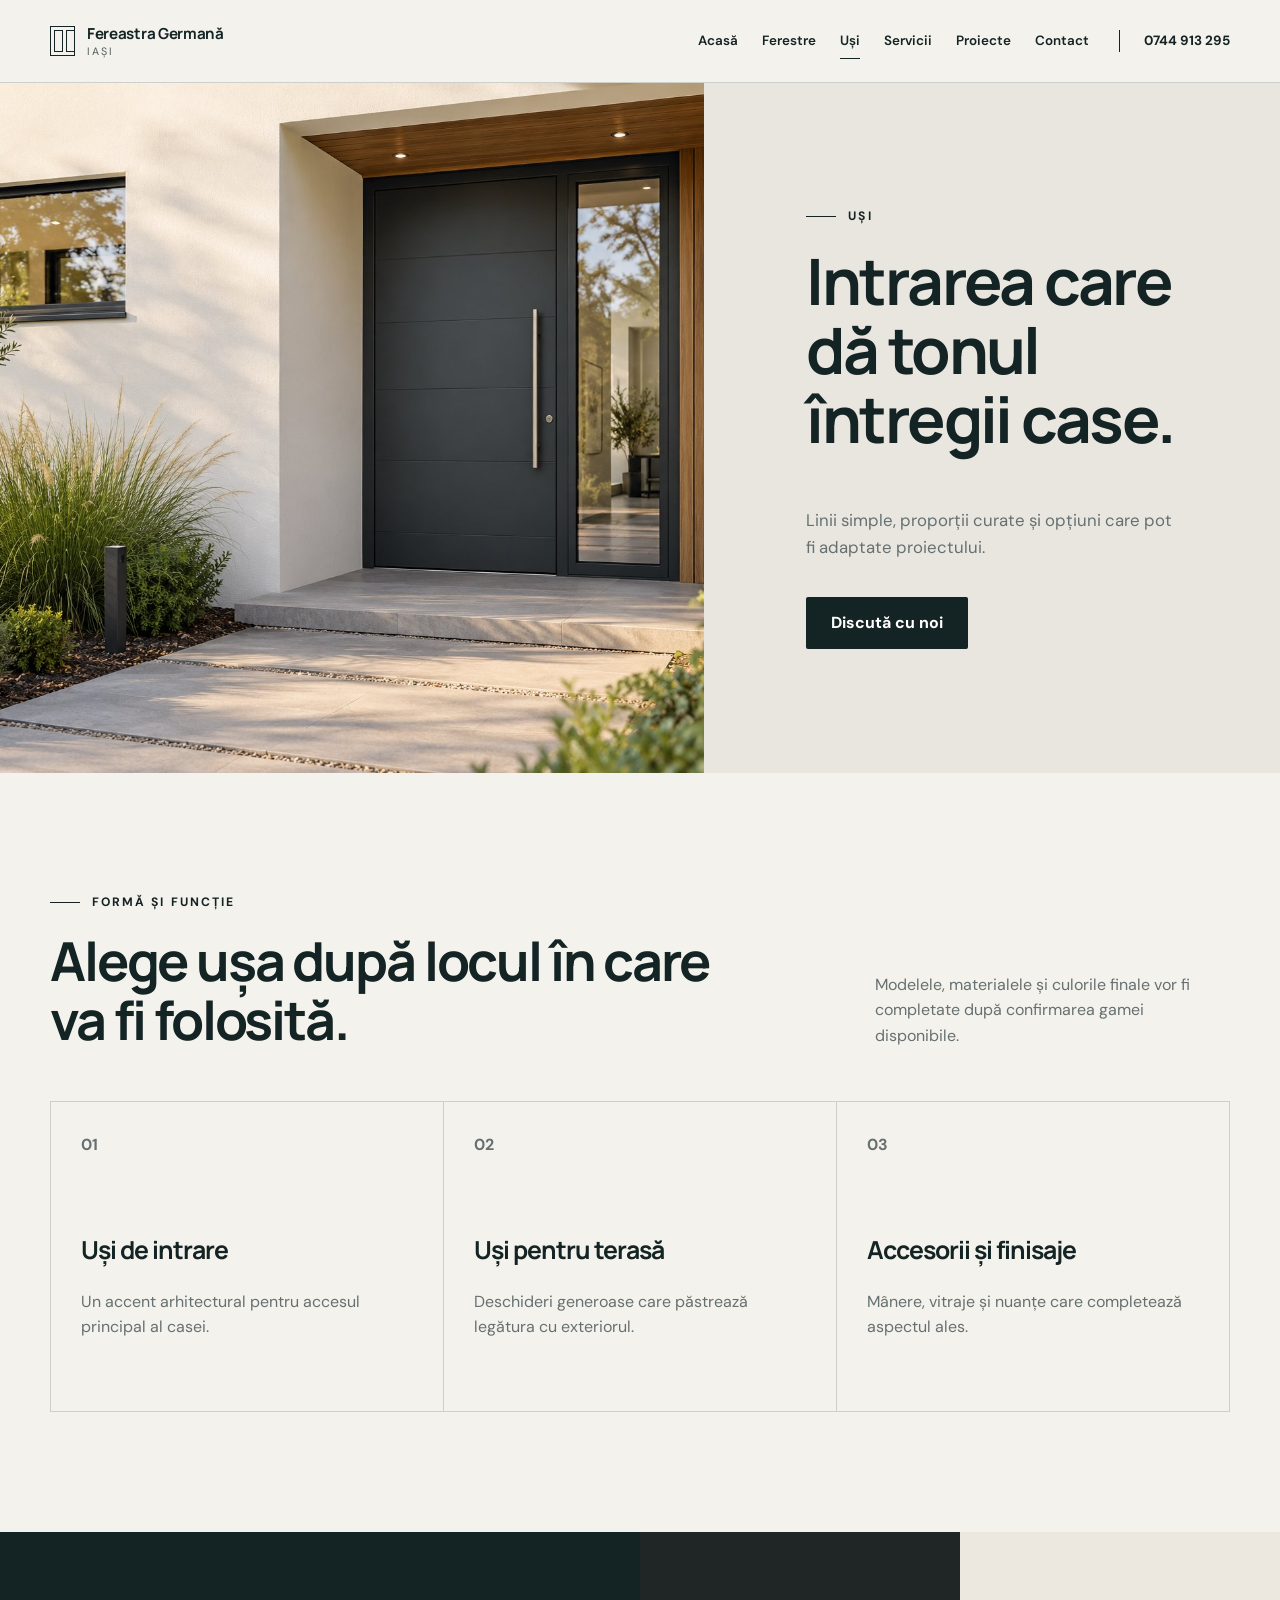
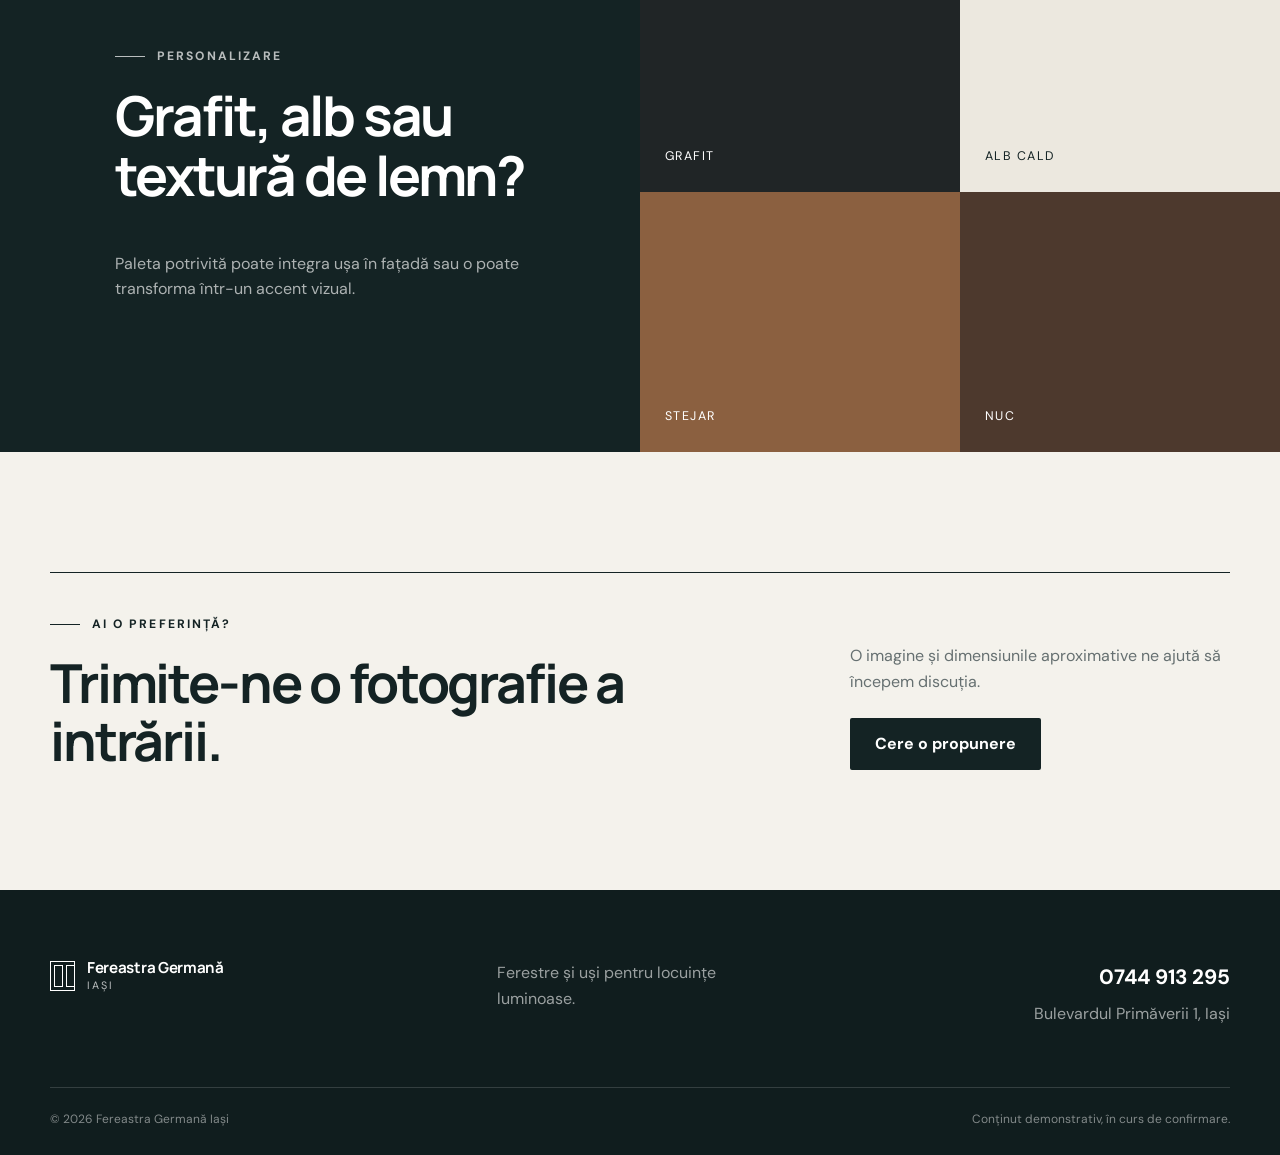
<file: usi.html>
<!doctype html><html lang="ro"><head><meta charset="UTF-8"><meta name="viewport" content="width=device-width,initial-scale=1.0"><title>Uși | Fereastra Germană Iași</title><meta name="description" content="Uși de intrare și soluții pentru acces prezentate de Fereastra Germană Iași."><link rel="preconnect" href="https://fonts.googleapis.com"><link rel="preconnect" href="https://fonts.gstatic.com" crossorigin><link href="https://fonts.googleapis.com/css2?family=DM+Sans:wght@400;500;600;700&family=Manrope:wght@500;600;700&display=swap" rel="stylesheet"><link rel="stylesheet" href="assets/style.css"><script defer src="assets/script.js"></script></head><body>
<header class="site-header header-solid" data-header><div class="shell nav-wrap"><a class="brand" href="index.html"><span class="brand-symbol"><i></i><i></i></span><span><strong>Fereastra Germană</strong><small>Iași</small></span></a><nav class="desktop-nav"><a href="index.html">Acasă</a><a href="ferestre.html">Ferestre</a><a class="active" href="usi.html">Uși</a><a href="servicii.html">Servicii</a><a href="proiecte.html">Proiecte</a><a href="contact.html">Contact</a></nav><a class="nav-phone" href="tel:+40744913295">0744 913 295</a><button class="menu-toggle" type="button" aria-label="Deschide meniul" aria-expanded="false" data-menu-toggle><span></span><span></span></button></div><nav class="mobile-nav" data-mobile-nav><a href="index.html">Acasă</a><a href="ferestre.html">Ferestre</a><a href="usi.html">Uși</a><a href="servicii.html">Servicii</a><a href="proiecte.html">Proiecte</a><a href="contact.html">Contact</a></nav></header>
<main><section class="page-hero split-hero reverse"><div class="page-hero-copy" data-reveal><p class="overline">Uși</p><h1>Intrarea care dă tonul întregii case.</h1><p>Linii simple, proporții curate și opțiuni care pot fi adaptate proiectului.</p><a class="button button-dark" href="contact.html">Discută cu noi</a></div><div class="page-hero-image"><img src="assets/images/usa-intrare.jpg" alt="Ușă de intrare modernă grafit"></div></section>
<section class="section"><div class="shell"><div class="section-head" data-reveal><div><p class="overline">Formă și funcție</p><h2>Alege ușa după locul în care va fi folosită.</h2></div><p>Modelele, materialele și culorile finale vor fi completate după confirmarea gamei disponibile.</p></div><div class="feature-grid three"><article data-reveal><span>01</span><h3>Uși de intrare</h3><p>Un accent arhitectural pentru accesul principal al casei.</p></article><article data-reveal><span>02</span><h3>Uși pentru terasă</h3><p>Deschideri generoase care păstrează legătura cu exteriorul.</p></article><article data-reveal><span>03</span><h3>Accesorii și finisaje</h3><p>Mânere, vitraje și nuanțe care completează aspectul ales.</p></article></div></div></section>
<section class="material-band"><div class="material-copy" data-reveal><p class="overline overline-light">Personalizare</p><h2>Grafit, alb sau textură de lemn?</h2><p>Paleta potrivită poate integra ușa în fațadă sau o poate transforma într-un accent vizual.</p></div><div class="swatches" aria-label="Exemple de finisaje"><span style="--swatch:#202526">Grafit</span><span style="--swatch:#ece8df">Alb cald</span><span style="--swatch:#8b6040">Stejar</span><span style="--swatch:#4d392d">Nuc</span></div></section>
<section class="section"><div class="shell cta-box" data-reveal><div><p class="overline">Ai o preferință?</p><h2>Trimite-ne o fotografie a intrării.</h2></div><div><p>O imagine și dimensiunile aproximative ne ajută să începem discuția.</p><a class="button button-dark" href="contact.html">Cere o propunere</a></div></div></section></main>
<footer class="site-footer"><div class="shell footer-top"><a class="brand brand-footer" href="index.html"><span class="brand-symbol"><i></i><i></i></span><span><strong>Fereastra Germană</strong><small>Iași</small></span></a><p>Ferestre și uși pentru locuințe luminoase.</p><div class="footer-contact"><a href="tel:+40744913295">0744 913 295</a><span>Bulevardul Primăverii 1, Iași</span></div></div><div class="shell footer-bottom"><span>© <span data-year></span> Fereastra Germană Iași</span><span>Conținut demonstrativ, în curs de confirmare.</span></div></footer></body></html>
</file>
<file: assets/style.css>
:root{--ink:#142324;--ink-2:#223536;--paper:#f4f2ec;--white:#fff;--accent:#c9ef45;--line:rgba(20,35,36,.17);--muted:#667071;--shell:min(1180px,calc(100% - 48px));--header:82px}*{box-sizing:border-box}html{scroll-behavior:smooth}body{margin:0;background:var(--paper);color:var(--ink);font-family:"DM Sans",sans-serif;font-size:16px;line-height:1.6}body.menu-open{overflow:hidden}img{display:block;width:100%}a{color:inherit;text-decoration:none}h1,h2,h3,p{margin-top:0}h1,h2,h3{font-family:"Manrope",sans-serif;line-height:1.08;letter-spacing:-.04em}h1{font-size:clamp(3rem,6vw,6.8rem)}h2{font-size:clamp(2.15rem,4.2vw,4.4rem)}h3{font-size:1.28rem}.shell{width:var(--shell);margin-inline:auto}.section{padding:120px 0}.skip-link{position:fixed;left:16px;top:-80px;z-index:100;background:var(--accent);padding:12px 18px;color:var(--ink)}.skip-link:focus{top:12px}.overline{margin:0 0 20px;font-size:.76rem;font-weight:700;letter-spacing:.17em;text-transform:uppercase}.overline:before{content:"";display:inline-block;width:30px;height:1px;margin:0 12px 3px 0;background:currentColor}.overline-light{color:rgba(255,255,255,.7)}.button{display:inline-flex;min-height:52px;align-items:center;justify-content:center;border:1px solid transparent;border-radius:2px;padding:0 24px;font-weight:700;transition:.25s ease}.button:hover{transform:translateY(-2px)}.button-accent{background:var(--accent);color:var(--ink)}.button-ghost{border-color:rgba(255,255,255,.65);color:#fff}.button-dark{background:var(--ink);color:#fff}.button-light{background:#fff;color:var(--ink)}.button-row{display:flex;gap:12px;flex-wrap:wrap}.arrow-link{display:inline-flex;gap:14px;align-items:center;border-bottom:1px solid var(--ink);padding:0 0 5px;font-weight:700}.arrow-link span{font-size:1.2rem}.site-header{position:absolute;inset:0 0 auto;z-index:50;color:#fff;border-bottom:1px solid rgba(255,255,255,.2);transition:.3s ease}.site-header.header-solid{position:relative;background:var(--paper);color:var(--ink);border-color:var(--line)}.site-header.is-scrolled:not(.header-solid){position:fixed;background:rgba(20,35,36,.96);backdrop-filter:blur(12px)}.nav-wrap{height:var(--header);display:flex;align-items:center;gap:30px}.brand{display:inline-flex;align-items:center;gap:12px;min-width:220px;line-height:1}.brand>span:last-child{display:grid;gap:5px}.brand strong{font:700 .95rem/1 "Manrope",sans-serif;letter-spacing:-.02em}.brand small{font-size:.67rem;letter-spacing:.18em;text-transform:uppercase;opacity:.72}.brand-symbol{display:grid!important;grid-template-columns:repeat(2,9px);gap:3px;width:25px;height:30px;border:1px solid currentColor;padding:3px}.brand-symbol i{display:block;border:1px solid currentColor}.desktop-nav{display:flex;align-items:center;gap:24px;margin-left:auto;font-size:.84rem;font-weight:600}.desktop-nav a{position:relative;padding:31px 0}.desktop-nav a:after{content:"";position:absolute;left:0;right:100%;bottom:24px;height:1px;background:currentColor;transition:.2s}.desktop-nav a:hover:after,.desktop-nav a.active:after{right:0}.nav-phone{border-left:1px solid currentColor;padding-left:24px;font-size:.84rem;font-weight:700}.menu-toggle{display:none;width:42px;height:42px;border:1px solid currentColor;background:none;color:inherit}.menu-toggle span{display:block;width:18px;height:1px;margin:5px auto;background:currentColor}.mobile-nav{display:none}.hero-home{position:relative;min-height:790px;height:100svh;color:#fff;overflow:hidden;background:var(--ink)}.hero-home>img{position:absolute;inset:0;height:100%;object-fit:cover}.hero-overlay{position:absolute;inset:0;background:linear-gradient(90deg,rgba(8,22,23,.9) 0%,rgba(8,22,23,.55) 45%,rgba(8,22,23,.08) 78%),linear-gradient(0deg,rgba(8,22,23,.45),transparent 45%)}.hero-home-content{position:relative;z-index:2;display:flex;min-height:100%;flex-direction:column;justify-content:center;padding-top:90px}.hero-home h1{max-width:850px;margin:0 0 28px}.hero-home h1 span{color:var(--accent)}.hero-home-content>p:not(.overline){max-width:580px;margin-bottom:36px;font-size:1.13rem;color:rgba(255,255,255,.82)}.hero-rail{position:absolute;z-index:2;right:0;bottom:0;width:min(460px,42%);display:flex;gap:25px;align-items:center;background:var(--accent);color:var(--ink);padding:25px 35px}.hero-rail span{font-weight:700}.hero-rail p{margin:0;font-size:.9rem}.intro-layout{display:grid;grid-template-columns:1.4fr .7fr;gap:12vw;align-items:end}.intro-layout h2{margin-bottom:0;max-width:760px}.intro-copy p{color:var(--muted);font-size:1.08rem;margin-bottom:32px}.section-tint{background:#e9e7e0}.section-head{display:grid;grid-template-columns:1.2fr .6fr;gap:9vw;align-items:end;margin-bottom:52px}.section-head h2{margin:0}.section-head>p{margin:0;color:var(--muted)}.category-grid{display:grid;grid-template-columns:1.45fr .85fr;gap:18px}.image-card{position:relative;display:block;min-height:590px;overflow:hidden;background:var(--ink);color:#fff}.image-card img{position:absolute;inset:0;height:100%;object-fit:cover;transition:transform .7s ease}.image-card:after{content:"";position:absolute;inset:0;background:linear-gradient(0deg,rgba(8,22,23,.82),transparent 60%)}.image-card:hover img{transform:scale(1.025)}.image-card>div{position:absolute;z-index:2;left:32px;right:32px;bottom:30px}.image-card h3{max-width:450px;margin:5px 0 18px;font-size:clamp(1.7rem,2.7vw,3rem)}.image-card p,.image-card>div>span{margin:0;font-size:.75rem;letter-spacing:.13em;text-transform:uppercase}.card-index{position:absolute;z-index:2;top:25px;left:28px;padding:6px 10px;background:var(--accent);color:var(--ink);font-weight:700}.process-layout{display:grid;grid-template-columns:.8fr 1.2fr;gap:10vw}.sticky-copy{align-self:start;position:sticky;top:130px}.sticky-copy h2{font-size:clamp(2.2rem,3.8vw,4rem)}.sticky-copy>p:last-child{color:var(--muted)}.steps-list{list-style:none;padding:0;margin:0}.steps-list li{display:grid;grid-template-columns:70px 1fr;gap:25px;padding:35px 0;border-top:1px solid var(--line)}.steps-list li:last-child{border-bottom:1px solid var(--line)}.steps-list li>span{font-weight:700;color:var(--muted)}.steps-list h3{margin:0 0 10px;font-size:1.6rem}.steps-list p{max-width:580px;margin:0;color:var(--muted)}.project-strip{display:grid;grid-template-columns:1.2fr .8fr;min-height:680px;background:var(--ink);color:#fff}.project-strip-image{position:relative;min-height:580px}.project-strip-image img{height:100%;object-fit:cover}.project-strip-image>span,.service-visual>span{position:absolute;left:20px;bottom:20px;background:rgba(20,35,36,.9);color:#fff;padding:7px 10px;font-size:.7rem;text-transform:uppercase;letter-spacing:.1em}.project-strip-copy{display:flex;flex-direction:column;justify-content:center;padding:8vw}.project-strip-copy h2{font-size:clamp(2.3rem,4vw,4.4rem)}.project-strip-copy>p:not(.overline){color:rgba(255,255,255,.7)}.project-strip-copy .button{align-self:flex-start;margin-top:22px}.cta-box{display:grid;grid-template-columns:1.15fr .65fr;gap:10vw;align-items:end;border-top:1px solid var(--ink);padding-top:42px}.cta-box h2{margin:0}.cta-box>div:last-child p{color:var(--muted);margin-bottom:24px}.site-footer{background:#101d1e;color:#fff;padding:70px 0 25px}.footer-top{display:grid;grid-template-columns:1fr .8fr 1fr;gap:7vw;align-items:start;padding-bottom:60px}.brand-footer{color:#fff}.footer-top>p{color:rgba(255,255,255,.58)}.footer-contact{display:grid;gap:8px;text-align:right}.footer-contact a{font-size:1.3rem;font-weight:700}.footer-contact span{color:rgba(255,255,255,.58)}.footer-bottom{display:flex;justify-content:space-between;gap:20px;border-top:1px solid rgba(255,255,255,.15);padding-top:22px;color:rgba(255,255,255,.48);font-size:.75rem}.page-hero{min-height:690px}.split-hero{display:grid;grid-template-columns:.9fr 1.1fr}.split-hero.reverse{grid-template-columns:1.1fr .9fr}.split-hero.reverse .page-hero-copy{order:2}.split-hero.reverse .page-hero-image{order:1}.page-hero-copy{display:flex;flex-direction:column;justify-content:center;padding:8vw;background:#e8e6df}.page-hero-copy h1{font-size:clamp(3rem,5vw,5.7rem)}.page-hero-copy>p:not(.overline){max-width:510px;color:var(--muted);font-size:1.05rem}.page-hero-copy .button{align-self:flex-start;margin-top:20px}.page-hero-image img{height:100%;object-fit:cover}.feature-grid{display:grid;grid-template-columns:repeat(4,1fr);border-top:1px solid var(--line);border-left:1px solid var(--line)}.feature-grid.three{grid-template-columns:repeat(3,1fr)}.feature-grid article{min-height:310px;padding:30px;border-right:1px solid var(--line);border-bottom:1px solid var(--line)}.feature-grid article>span{display:block;margin-bottom:80px;color:var(--muted);font-weight:700}.feature-grid h3{font-size:1.55rem}.feature-grid p{color:var(--muted)}.section-dark{background:var(--ink);color:#fff}.specs-layout{display:grid;grid-template-columns:.8fr 1.2fr;gap:10vw}.specs-layout h2{font-size:clamp(2.3rem,4vw,4.4rem)}.specs-list{display:grid;grid-template-columns:repeat(2,1fr)}.specs-list>div{padding:30px;border:1px solid rgba(255,255,255,.16);margin:-1px 0 0 -1px}.specs-list span{color:var(--accent);font-weight:700}.specs-list h3{margin:45px 0 12px}.specs-list p{color:rgba(255,255,255,.6)}.material-band{display:grid;grid-template-columns:1fr 1fr;background:var(--ink);color:#fff}.material-copy{padding:9vw}.material-copy h2{font-size:clamp(2.4rem,4.3vw,4.6rem)}.material-copy>p:last-child{color:rgba(255,255,255,.65)}.swatches{display:grid;grid-template-columns:repeat(2,1fr)}.swatches span{display:flex;align-items:flex-end;min-height:260px;padding:25px;background:var(--swatch);color:#fff;font-size:.78rem;text-transform:uppercase;letter-spacing:.12em}.swatches span:nth-child(2){color:var(--ink)}.title-hero{padding:140px 0 90px}.title-hero .shell{display:grid;grid-template-columns:1.3fr .6fr;gap:9vw;align-items:end}.title-hero h1{margin:0;font-size:clamp(3.2rem,6vw,6.5rem)}.title-hero .shell>p:last-child{color:var(--muted);font-size:1.05rem}.title-hero-compact{padding-bottom:70px}.service-visual{position:relative;height:680px}.service-visual img{height:100%;object-fit:cover}.service-steps{max-width:980px}.service-steps article{display:grid;grid-template-columns:100px 1fr;gap:40px;padding:55px 0;border-top:1px solid var(--line)}.service-steps article:last-child{border-bottom:1px solid var(--line)}.service-steps article>span{font-weight:700;color:var(--muted)}.service-steps h2{font-size:clamp(2rem,3.4vw,3.4rem)}.service-steps p:last-child{max-width:650px;color:var(--muted)}.question-grid{display:grid;grid-template-columns:1fr 1fr;gap:10vw}.question-grid h2{font-size:clamp(2.2rem,4vw,4rem)}.question-grid ul{list-style:none;margin:0;padding:0}.question-grid li{display:grid;grid-template-columns:55px 1fr;padding:22px 0;border-top:1px solid var(--line);font-weight:600}.question-grid li:last-child{border-bottom:1px solid var(--line)}.question-grid li span{color:var(--muted)}.gallery-section{padding:0 24px 100px}.gallery-grid{display:grid;grid-template-columns:repeat(2,1fr);gap:18px;max-width:1500px;margin:auto}.gallery-grid figure{position:relative;height:560px;margin:0;overflow:hidden;background:var(--ink)}.gallery-grid .gallery-large{height:720px;grid-column:1/-1}.gallery-grid .gallery-wide{grid-column:1/-1;height:650px}.gallery-grid img{height:100%;object-fit:cover;transition:transform .7s}.gallery-grid figure:hover img{transform:scale(1.02)}.gallery-grid figcaption{position:absolute;left:0;right:0;bottom:0;display:flex;gap:20px;align-items:center;padding:24px;background:linear-gradient(0deg,rgba(8,22,23,.88),transparent);color:#fff}.gallery-grid figcaption>span{color:var(--accent);font-weight:700}.gallery-grid figcaption div{display:grid}.gallery-grid figcaption small{color:rgba(255,255,255,.65)}.quote-layout{max-width:950px;text-align:center}.quote-layout h2{margin:0 auto 40px}.contact-page{display:grid;grid-template-columns:1fr 1fr;min-height:830px}.contact-panel{position:relative;display:flex;min-height:830px;background:var(--ink);color:#fff;overflow:hidden}.contact-image{position:absolute;inset:0;opacity:.2}.contact-image img{height:100%;object-fit:cover}.contact-panel-copy{position:relative;z-index:2;display:flex;flex-direction:column;justify-content:center;width:min(570px,80%);margin:auto}.contact-panel h1{font-size:clamp(3rem,5vw,5.4rem)}.contact-panel-copy>p:not(.overline){color:rgba(255,255,255,.7)}.contact-panel dl{display:grid;gap:22px;margin:45px 0 0}.contact-panel dl>div{display:grid;grid-template-columns:100px 1fr;border-top:1px solid rgba(255,255,255,.2);padding-top:16px}.contact-panel dt{color:rgba(255,255,255,.5)}.contact-panel dd{margin:0}.form-panel{display:flex;align-items:center;padding:7vw;background:#e9e7e0}.form-panel form{width:100%;max-width:640px}.field-row{display:grid;grid-template-columns:repeat(2,1fr);gap:18px}label{display:grid;gap:8px;margin-bottom:20px;font-size:.8rem;font-weight:700}input,select,textarea{width:100%;border:0;border-bottom:1px solid #829091;border-radius:0;background:transparent;padding:13px 0;color:var(--ink);font:inherit;outline:none}input:focus,select:focus,textarea:focus{border-color:var(--ink)}textarea{resize:vertical}.button-submit{width:100%;margin-top:12px}.form-note{font-size:.75rem;color:var(--muted);text-align:center;margin:14px 0 0}[data-reveal]{opacity:0;transform:translateY(18px);transition:opacity .65s ease,transform .65s ease}[data-reveal].is-visible{opacity:1;transform:none}@media (prefers-reduced-motion:reduce){*{scroll-behavior:auto!important}[data-reveal]{opacity:1;transform:none;transition:none}.image-card img,.gallery-grid img{transition:none}}
@media(max-width:1080px){.desktop-nav{gap:15px}.nav-phone{display:none}.feature-grid{grid-template-columns:repeat(2,1fr)}.category-grid{grid-template-columns:1fr 1fr}.image-card{min-height:500px}.footer-top{grid-template-columns:1fr 1fr}.footer-top>p{display:none}.contact-page{grid-template-columns:1fr}.contact-panel,.contact-page{min-height:auto}.contact-panel{height:720px}.form-panel{padding:80px 8vw}}
@media(max-width:820px){:root{--shell:min(100% - 32px);--header:70px}.section{padding:82px 0}.desktop-nav,.nav-phone{display:none}.brand{min-width:auto}.menu-toggle{display:block;margin-left:auto}.mobile-nav{position:fixed;inset:var(--header) 0 0;z-index:49;display:flex;visibility:hidden;opacity:0;transform:translateY(-10px);flex-direction:column;gap:0;background:var(--ink);color:#fff;padding:25px 16px;transition:.25s}.mobile-nav.is-open{visibility:visible;opacity:1;transform:none}.mobile-nav a{padding:17px;border-bottom:1px solid rgba(255,255,255,.15);font-size:1.25rem}.hero-home{min-height:700px}.hero-overlay{background:linear-gradient(90deg,rgba(8,22,23,.88),rgba(8,22,23,.35)),linear-gradient(0deg,rgba(8,22,23,.55),transparent)}.hero-home-content{justify-content:flex-end;padding-bottom:150px}.hero-home h1{font-size:clamp(3rem,13vw,5.5rem)}.hero-rail{width:100%;max-width:none}.intro-layout,.section-head,.process-layout,.project-strip,.cta-box,.split-hero,.split-hero.reverse,.specs-layout,.material-band,.title-hero .shell,.question-grid{grid-template-columns:1fr}.sticky-copy{position:static}.category-grid{grid-template-columns:1fr}.image-card{min-height:520px}.project-strip-image{min-height:500px}.project-strip-copy{padding:75px 8vw}.page-hero-copy{padding:90px 8vw}.page-hero-image{height:560px}.split-hero.reverse .page-hero-copy,.split-hero.reverse .page-hero-image{order:initial}.feature-grid,.feature-grid.three{grid-template-columns:1fr 1fr}.material-copy{padding:90px 8vw}.service-visual{height:520px}.title-hero{padding:100px 0 70px}.title-hero .shell>p:last-child{max-width:600px}.footer-contact{text-align:left}.contact-panel{height:680px}.gallery-grid figure,.gallery-grid .gallery-large,.gallery-grid .gallery-wide{height:520px}}
@media(max-width:560px){body{font-size:15px}.hero-home-content{padding-bottom:165px}.hero-home-content>p:not(.overline){font-size:1rem}.button-row{display:grid;grid-template-columns:1fr}.hero-rail{padding:20px}.section-head{gap:25px}.feature-grid,.feature-grid.three,.specs-list,.swatches,.field-row{grid-template-columns:1fr}.feature-grid article{min-height:250px}.feature-grid article>span{margin-bottom:45px}.swatches span{min-height:180px}.page-hero-image{height:420px}.service-steps article{grid-template-columns:50px 1fr;gap:15px}.gallery-section{padding-inline:12px}.gallery-grid{grid-template-columns:1fr}.gallery-grid figure,.gallery-grid .gallery-large,.gallery-grid .gallery-wide{grid-column:auto;height:440px}.footer-top{grid-template-columns:1fr;gap:35px}.footer-bottom{flex-direction:column}.contact-panel{height:720px}.contact-panel-copy{width:calc(100% - 32px)}.form-panel{padding:70px 16px}}
</file>
